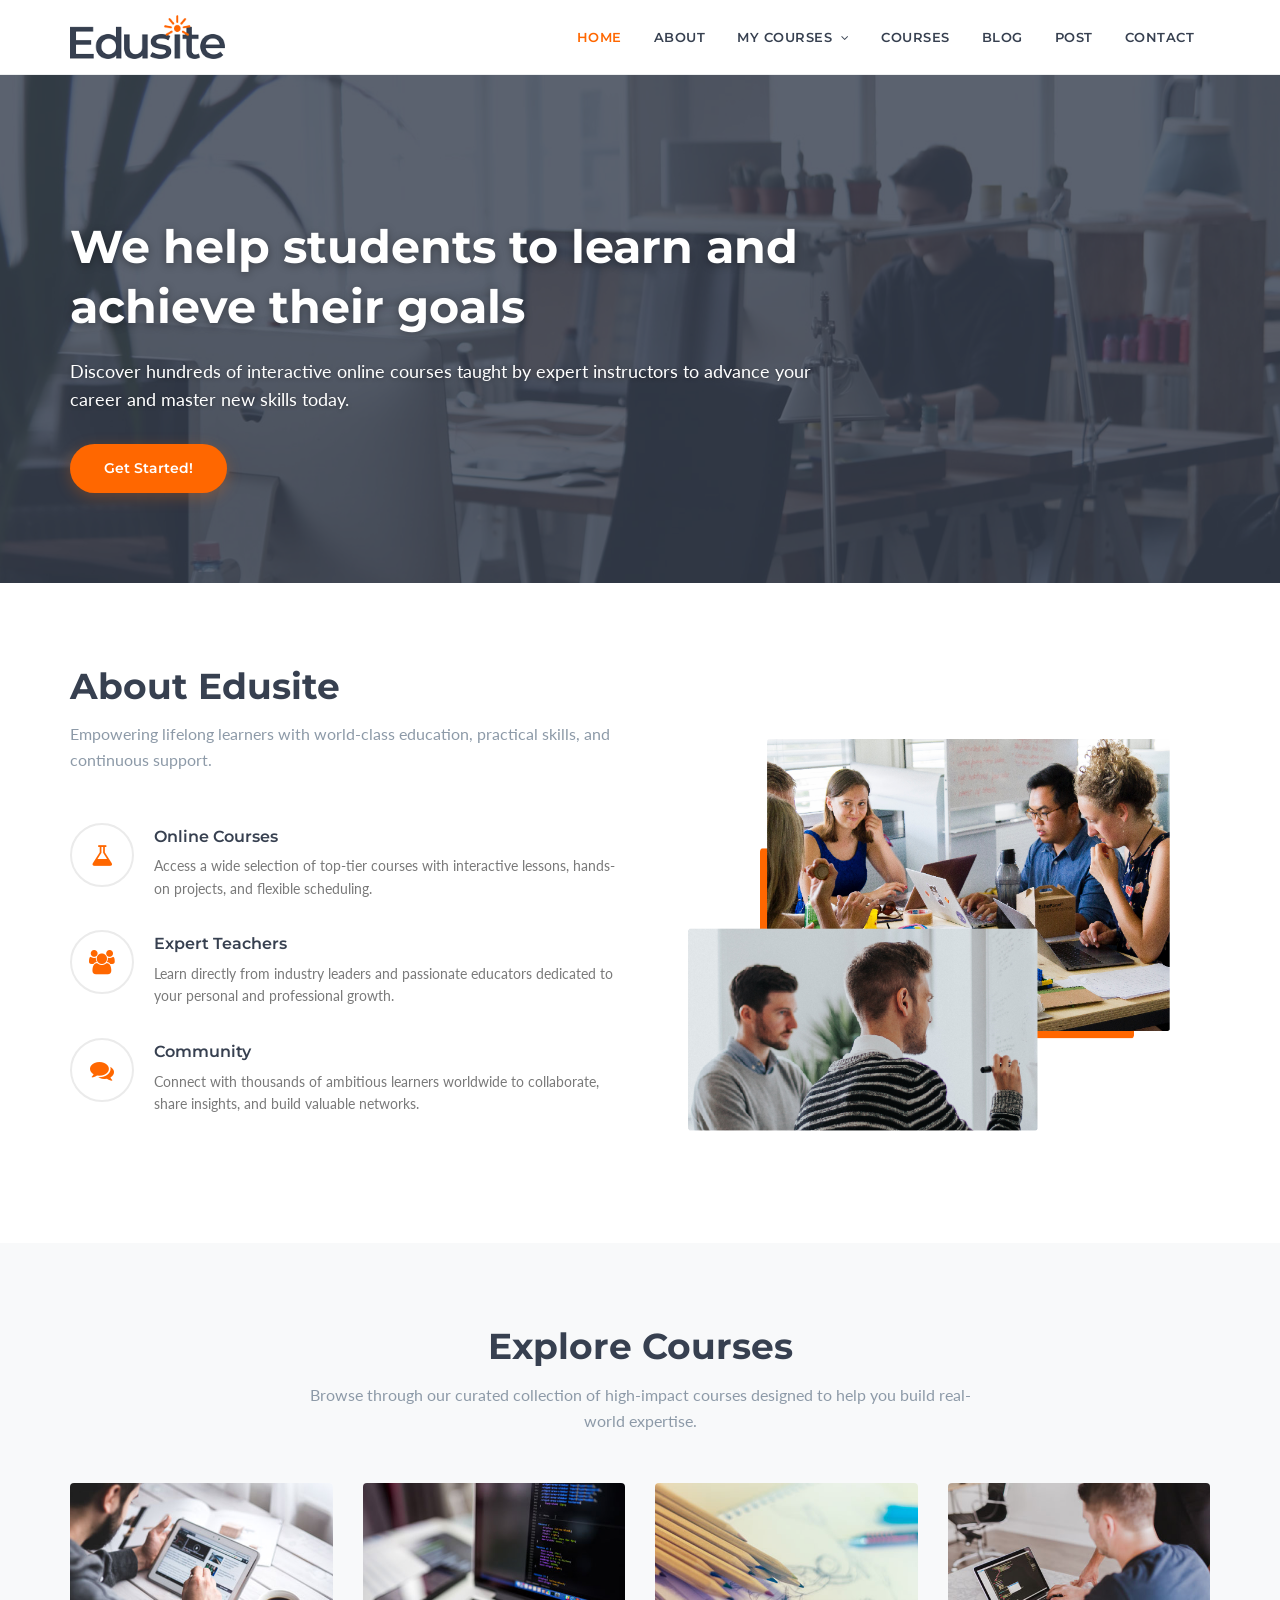
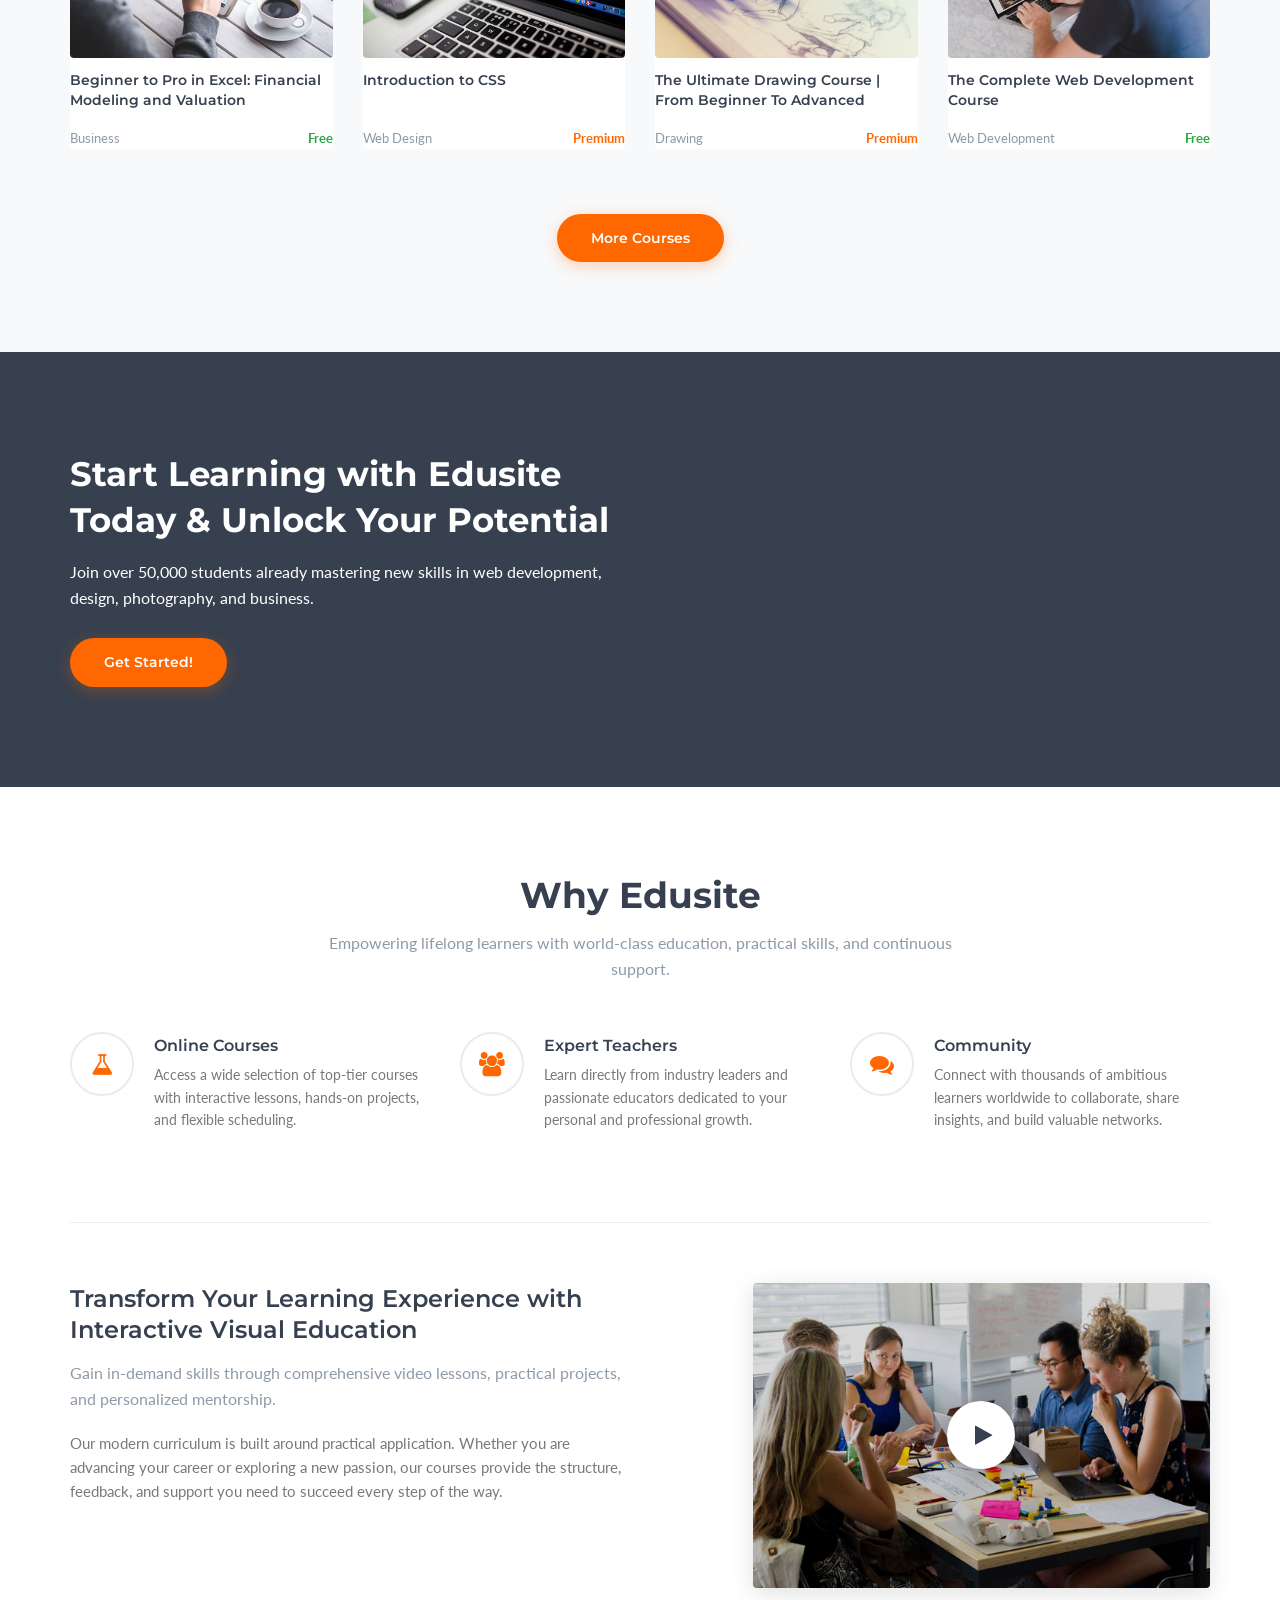
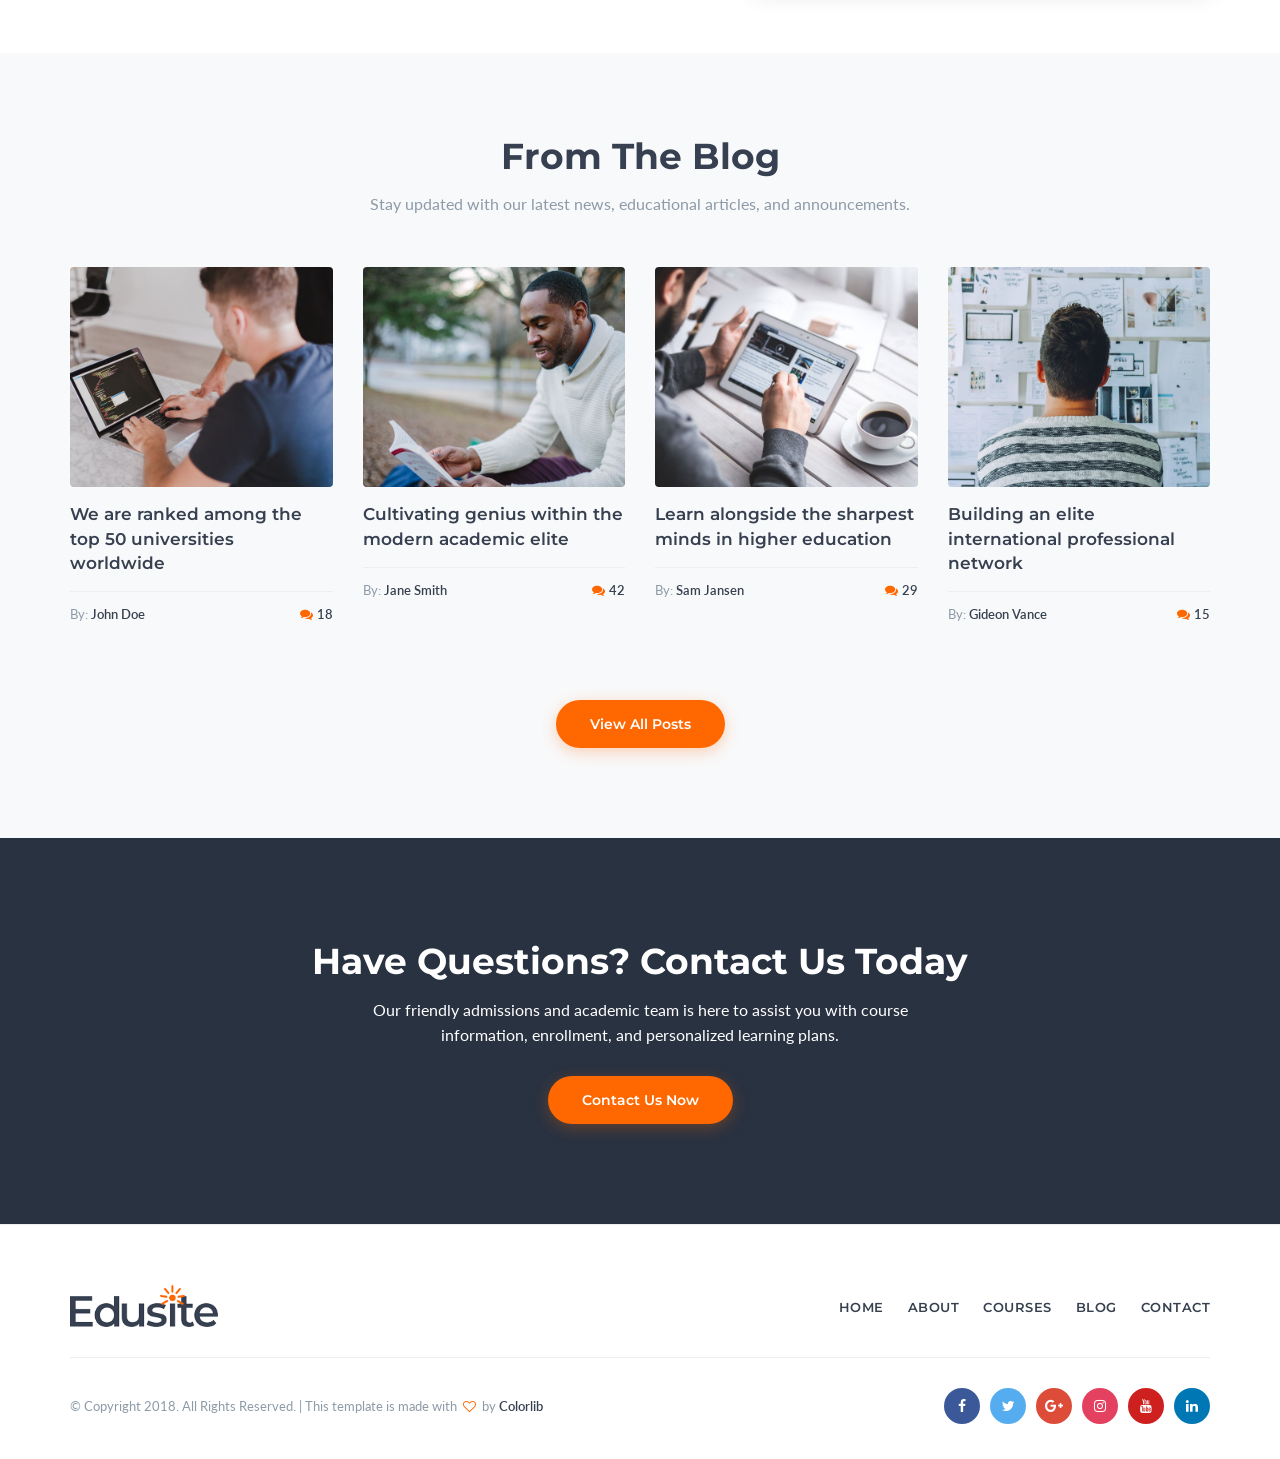
<file: index.html>
<!DOCTYPE html>
<html lang="en">
<head>
    <meta charset="utf-8">
    <meta http-equiv="X-UA-Compatible" content="IE=edge">
    <meta name="viewport" content="width=device-width, initial-scale=1">
    <title>Edusite - Online Education & Learning</title>

    <!-- Google font -->
    <link href="https://fonts.googleapis.com/css?family=Lato:400,700%7CMontserrat:400,600,700" rel="stylesheet">

    <!-- Bootstrap -->
    <link type="text/css" rel="stylesheet" href="CSS/bootstrap.min.css"/>

    <!-- Font Awesome Icon -->
    <link rel="stylesheet" href="https://cdnjs.cloudflare.com/ajax/libs/font-awesome/4.7.0/css/font-awesome.min.css">
    <link rel="stylesheet" href="CSS/font-awesome.min.css">

    <!-- Custom stylesheet -->
    <link type="text/css" rel="stylesheet" href="CSS/style.css"/>
</head>
<body>

    <!-- Header -->
    <header id="header">
        <div class="container">
            <div class="navbar-header">
                <!-- Logo -->
                <div class="navbar-brand">
                    <a href="index.html">
                        <img class="logo" src="Images/logo.png" alt="Edusite">
                    </a>
                </div>

                <button class="navbar-toggle" aria-label="Toggle navigation">
                    <span></span>
                </button>
            </div>

            <!-- Navigation -->
            <nav id="nav">
                <ul class="main-menu nav navbar-nav navbar-right">
                    <li class="active"><a href="index.html">Home</a></li>
                    <li><a href="about.html">About</a></li>
                    <li class="dropdown">
                        <a href="#" class="dropdown-toggle" data-toggle="dropdown" role="button" aria-haspopup="true" aria-expanded="false">
                            My Courses <i class="fa fa-angle-down nav-arrow"></i>
                        </a>
                        <ul class="dropdown-menu">
                            <li><a href="courses.html"><i class="fa fa-code"></i> Python</a></li>
                            <li><a href="courses.html"><i class="fa fa-terminal"></i> C</a></li>
                            <li><a href="courses.html"><i class="fa fa-coffee"></i> Java</a></li>
                        </ul>
                    </li>
                    <li><a href="courses.html">Courses</a></li>
                    <li><a href="blog.html">Blog</a></li>
                    <li><a href="blog-post.html">Post</a></li>
                    <li><a href="contact.html">Contact</a></li>
                </ul>
            </nav>
        </div>
    </header>
    <!-- /Header -->

    <!-- Home Hero Area -->
    <div id="home" class="hero-area">
        <div class="bg-image bg-parallax overlay" style="background-image:url('Images/home-background.jpg')"></div>

        <div class="home-wrapper">
            <div class="container">
                <div class="row">
                    <div class="col-md-8">
                        <h1 class="white-text">We help students to learn and achieve their goals</h1>
                        <p class="lead white-text">Discover hundreds of interactive online courses taught by expert instructors to advance your career and master new skills today.</p>
                        <a class="main-button icon-button" href="courses.html">Get Started!</a>
                    </div>
                </div>
            </div>
        </div> 
    </div>
    <!-- /Home Hero Area -->

    <!-- About Section -->
    <div id="about" class="section">
        <div class="container">
            <div class="row">
                <div class="col-md-6">
                    <div class="section-header">
                        <h2>About Edusite</h2>
                        <p class="lead">Empowering lifelong learners with world-class education, practical skills, and continuous support.</p>
                    </div>

                    <div class="feature">
                        <i class="feature-icon fa fa-flask"></i>
                        <div class="feature-content">
                            <h4>Online Courses</h4>
                            <p>Access a wide selection of top-tier courses with interactive lessons, hands-on projects, and flexible scheduling.</p>
                        </div>
                    </div>
                    <div class="feature">
                        <i class="feature-icon fa fa-users"></i>
                        <div class="feature-content">
                            <h4>Expert Teachers</h4>
                            <p>Learn directly from industry leaders and passionate educators dedicated to your personal and professional growth.</p>
                        </div>
                    </div>
                    <div class="feature">
                        <i class="feature-icon fa fa-comments"></i>
                        <div class="feature-content">
                            <h4>Community</h4>
                            <p>Connect with thousands of ambitious learners worldwide to collaborate, share insights, and build valuable networks.</p>
                        </div>
                    </div>
                </div>

                <div class="col-md-6">
                    <div class="about-img text-center" style="margin-top: 30px;">
                        <img src="Images/about.png" alt="About Edusite" style="max-width: 100%; height: auto;">
                    </div>
                </div>
            </div>
        </div>
    </div>
    <!-- /About Section -->

    <!-- Courses Preview Section -->
    <div class="section" style="background-color: #F8F9FA;">
        <div class="container">
            <div class="row">
                <div class="section-header text-center">
                    <h2>Explore Courses</h2>
                    <p>Browse through our curated collection of high-impact courses designed to help you build real-world expertise.</p>
                </div>
            </div>

            <div class="row">
                <div class="col-md-3 col-sm-6 col-xs-12">
                    <div class="course">
                        <a href="courses.html" class="course-img">
                            <img src="Images/course01.jpg" alt="Excel Course">
                            <i class="course-link-icon fa fa-link"></i>
                        </a>
                        <a class="course-title" href="courses.html">Beginner to Pro in Excel: Financial Modeling and Valuation</a>
                        <div class="course-details">
                            <span class="course-category">Business</span>
                            <span class="course-price course-free">Free</span>
                        </div>
                    </div>
                </div>

                <div class="col-md-3 col-sm-6 col-xs-12">
                    <div class="course">
                        <a href="courses.html" class="course-img">
                            <img src="Images/course02.jpg" alt="CSS Course">
                            <i class="course-link-icon fa fa-link"></i>
                        </a>
                        <a class="course-title" href="courses.html">Introduction to CSS</a>
                        <div class="course-details">
                            <span class="course-category">Web Design</span>
                            <span class="course-price course-premium">Premium</span>
                        </div>
                    </div>
                </div>

                <div class="col-md-3 col-sm-6 col-xs-12">
                    <div class="course">
                        <a href="courses.html" class="course-img">
                            <img src="Images/course03.jpg" alt="Drawing Course">
                            <i class="course-link-icon fa fa-link"></i>
                        </a>
                        <a class="course-title" href="courses.html">The Ultimate Drawing Course | From Beginner To Advanced</a>
                        <div class="course-details">
                            <span class="course-category">Drawing</span>
                            <span class="course-price course-premium">Premium</span>
                        </div>
                    </div>
                </div>

                <div class="col-md-3 col-sm-6 col-xs-12">
                    <div class="course">
                        <a href="courses.html" class="course-img">
                            <img src="Images/course04.jpg" alt="Web Development Course">
                            <i class="course-link-icon fa fa-link"></i>
                        </a>
                        <a class="course-title" href="courses.html">The Complete Web Development Course</a>
                        <div class="course-details">
                            <span class="course-category">Web Development</span>
                            <span class="course-price course-free">Free</span>
                        </div>
                    </div>
                </div>
            </div>

            <div class="row">
                <div class="col-md-12 center-btn">
                    <a class="main-button icon-button" href="courses.html">More Courses</a>
                </div>
            </div>
        </div>
    </div>
    <!-- /Courses Preview Section -->

    <!-- Call To Action (Banner 1) -->
    <div id="cta" class="section">
        <div class="bg-image bg-parallax overlay" style="background-image:url('Images/cta1-background.jpg')"></div>
        <div class="container">
            <div class="row">
                <div class="col-md-6">
                    <h2 class="white-text">Start Learning with Edusite Today & Unlock Your Potential</h2>
                    <p class="lead white-text">Join over 50,000 students already mastering new skills in web development, design, photography, and business.</p>
                    <a class="main-button icon-button" href="courses.html">Get Started!</a>
                </div>
            </div>
        </div>
    </div>
    <!-- /Call To Action (Banner 1) -->

    <!-- Why Edusite & Video Section -->
    <div id="why-us" class="section">
        <div class="container">
            <div class="row">
                <div class="section-header text-center">
                    <h2>Why Edusite</h2>
                    <p class="lead">Empowering lifelong learners with world-class education, practical skills, and continuous support.</p>
                </div>
            </div>
            
            <!-- 3 Features -->
            <div class="row">
                <div class="col-md-4">
                    <div class="feature">
                        <i class="feature-icon fa fa-flask"></i>
                        <div class="feature-content">
                            <h4>Online Courses</h4>
                            <p>Access a wide selection of top-tier courses with interactive lessons, hands-on projects, and flexible scheduling.</p>
                        </div>
                    </div>
                </div>

                <div class="col-md-4">
                    <div class="feature">
                        <i class="feature-icon fa fa-users"></i>
                        <div class="feature-content">
                            <h4>Expert Teachers</h4>
                            <p>Learn directly from industry leaders and passionate educators dedicated to your personal and professional growth.</p>
                        </div>
                    </div>
                </div>

                <div class="col-md-4">
                    <div class="feature">
                        <i class="feature-icon fa fa-comments"></i>
                        <div class="feature-content">
                            <h4>Community</h4>
                            <p>Connect with thousands of ambitious learners worldwide to collaborate, share insights, and build valuable networks.</p>
                        </div>
                    </div>
                </div>
            </div>

            <hr class="section-hr">

            <!-- Video Section -->
            <div class="row">
                <div class="col-md-6">
                    <h3>Transform Your Learning Experience with Interactive Visual Education</h3>
                    <p class="lead">Gain in-demand skills through comprehensive video lessons, practical projects, and personalized mentorship.</p>
                    <p>Our modern curriculum is built around practical application. Whether you are advancing your career or exploring a new passion, our courses provide the structure, feedback, and support you need to succeed every step of the way.</p>
                </div>
                <div class="col-md-5 col-md-offset-1">
                    <a class="about-video" href="#">
                        <img src="Images/about-video.jpg" alt="Video">
                        <i class="play-icon fa fa-play"></i>
                        <span>Watch Video!</span>
                    </a>
                </div>
            </div>
        </div>
    </div>
    <!-- /Why Edusite & Video Section -->

    <!-- Recent Blog Posts Section -->
    <div id="blog" class="section" style="background-color: #F8F9FA;">
        <div class="container">
            <div class="row">
                <div class="section-header text-center">
                    <h2>From The Blog</h2>
                    <p>Stay updated with our latest news, educational articles, and announcements.</p>
                </div>
            </div>

            <div class="row">
                <!-- Blog 1 -->
                <div class="col-md-3 col-sm-6 col-xs-12">
                    <div class="single-blog">
                        <div class="blog-img">
                            <a href="blog-post.html">
                                <img src="Images/blog01.jpg" alt="Blog 1">
                            </a>
                        </div>
                        <h4><a href="blog-post.html">We are ranked among the top 50 universities worldwide</a></h4>
                        <div class="blog-meta">
                            <span class="blog-meta-author">By: <a href="#">John Doe</a></span>
                            <div class="pull-right">
                                <span class="blog-meta-comments"><a href="#"><i class="fa fa-comments"></i>18</a></span>
                            </div>
                        </div>
                    </div>
                </div>

                <!-- Blog 2 -->
                <div class="col-md-3 col-sm-6 col-xs-12">
                    <div class="single-blog">
                        <div class="blog-img">
                            <a href="blog-post.html">
                                <img src="Images/blog02.jpg" alt="Blog 2">
                            </a>
                        </div>
                        <h4><a href="blog-post.html">Cultivating genius within the modern academic elite</a></h4>
                        <div class="blog-meta">
                            <span class="blog-meta-author">By: <a href="#">Jane Smith</a></span>
                            <div class="pull-right">
                                <span class="blog-meta-comments"><a href="#"><i class="fa fa-comments"></i>42</a></span>
                            </div>
                        </div>
                    </div>
                </div>

                <!-- Blog 3 -->
                <div class="col-md-3 col-sm-6 col-xs-12">
                    <div class="single-blog">
                        <div class="blog-img">
                            <a href="blog-post.html">
                                <img src="Images/blog03.jpg" alt="Blog 3">
                            </a>
                        </div>
                        <h4><a href="blog-post.html">Learn alongside the sharpest minds in higher education</a></h4>
                        <div class="blog-meta">
                            <span class="blog-meta-author">By: <a href="#">Sam Jansen</a></span>
                            <div class="pull-right">
                                <span class="blog-meta-comments"><a href="#"><i class="fa fa-comments"></i>29</a></span>
                            </div>
                        </div>
                    </div>
                </div>

                <!-- Blog 4 -->
                <div class="col-md-3 col-sm-6 col-xs-12">
                    <div class="single-blog">
                        <div class="blog-img">
                            <a href="blog-post.html">
                                <img src="Images/blog04.jpg" alt="Blog 4">
                            </a>
                        </div>
                        <h4><a href="blog-post.html">Building an elite international professional network</a></h4>
                        <div class="blog-meta">
                            <span class="blog-meta-author">By: <a href="#">Gideon Vance</a></span>
                            <div class="pull-right">
                                <span class="blog-meta-comments"><a href="#"><i class="fa fa-comments"></i>15</a></span>
                            </div>
                        </div>
                    </div>
                </div>
            </div>

            <div class="row">
                <div class="col-md-12 center-btn">
                    <a class="main-button icon-button" href="blog.html">View All Posts</a>
                </div>
            </div>
        </div>
    </div>
    <!-- /Recent Blog Posts Section -->

    <!-- Contact CTA Section (Banner 2) -->
    <div id="contact-cta" class="section">
        <div class="bg-image bg-parallax overlay" style="background-image:url('Images/cta2-background.jpg')"></div>
        <div class="container">
            <div class="row">
                <div class="col-md-8 col-md-offset-2 text-center">
                    <h2 class="white-text">Have Questions? Contact Us Today</h2>
                    <p class="lead white-text">Our friendly admissions and academic team is here to assist you with course information, enrollment, and personalized learning plans.</p>
                    <a class="main-button icon-button" href="contact.html">Contact Us Now</a>
                </div>
            </div>
        </div>
    </div>
    <!-- /Contact CTA Section (Banner 2) -->

    <!-- Footer -->
    <footer id="footer" class="section">
        <div class="container">
            <!-- Top Footer -->
            <div class="footer-top">
                <div class="footer-logo">
                    <a href="index.html">
                        <img src="Images/logo.png" alt="Edusite">
                    </a>
                </div>
                <ul class="footer-menu">
                    <li><a href="index.html">HOME</a></li>
                    <li><a href="about.html">ABOUT</a></li>
                    <li><a href="courses.html">COURSES</a></li>
                    <li><a href="blog.html">BLOG</a></li>
                    <li><a href="contact.html">CONTACT</a></li>
                </ul>
            </div>

            <hr class="footer-divider">

            <!-- Bottom Footer -->
            <div class="footer-bottom">
                <div class="footer-copyright">
                    <span>&copy; Copyright 2018. All Rights Reserved. | This template is made with <i class="fa fa-heart-o" aria-hidden="true"></i> by <a href="https://colorlib.com" target="_blank" rel="noopener">Colorlib</a></span>
                </div>
                <ul class="footer-social">
                    <li><a href="#" class="facebook" aria-label="Facebook"><i class="fa fa-facebook"></i></a></li>
                    <li><a href="#" class="twitter" aria-label="Twitter"><i class="fa fa-twitter"></i></a></li>
                    <li><a href="#" class="google-plus" aria-label="Google Plus"><i class="fa fa-google-plus"></i></a></li>
                    <li><a href="#" class="instagram" aria-label="Instagram"><i class="fa fa-instagram"></i></a></li>
                    <li><a href="#" class="youtube" aria-label="YouTube"><i class="fa fa-youtube"></i></a></li>
                    <li><a href="#" class="linkedin" aria-label="LinkedIn"><i class="fa fa-linkedin"></i></a></li>
                </ul>
            </div>
        </div>
    </footer>
    <!-- /Footer -->

    <!-- jQuery Plugins -->
    <script type="text/javascript" src="JavaScripts/jquery.min.js"></script>
    <script type="text/javascript" src="JavaScripts/bootstrap.min.js"></script>
    <script type="text/javascript" src="JavaScripts/main.js"></script>

</body>
</html>
</file>
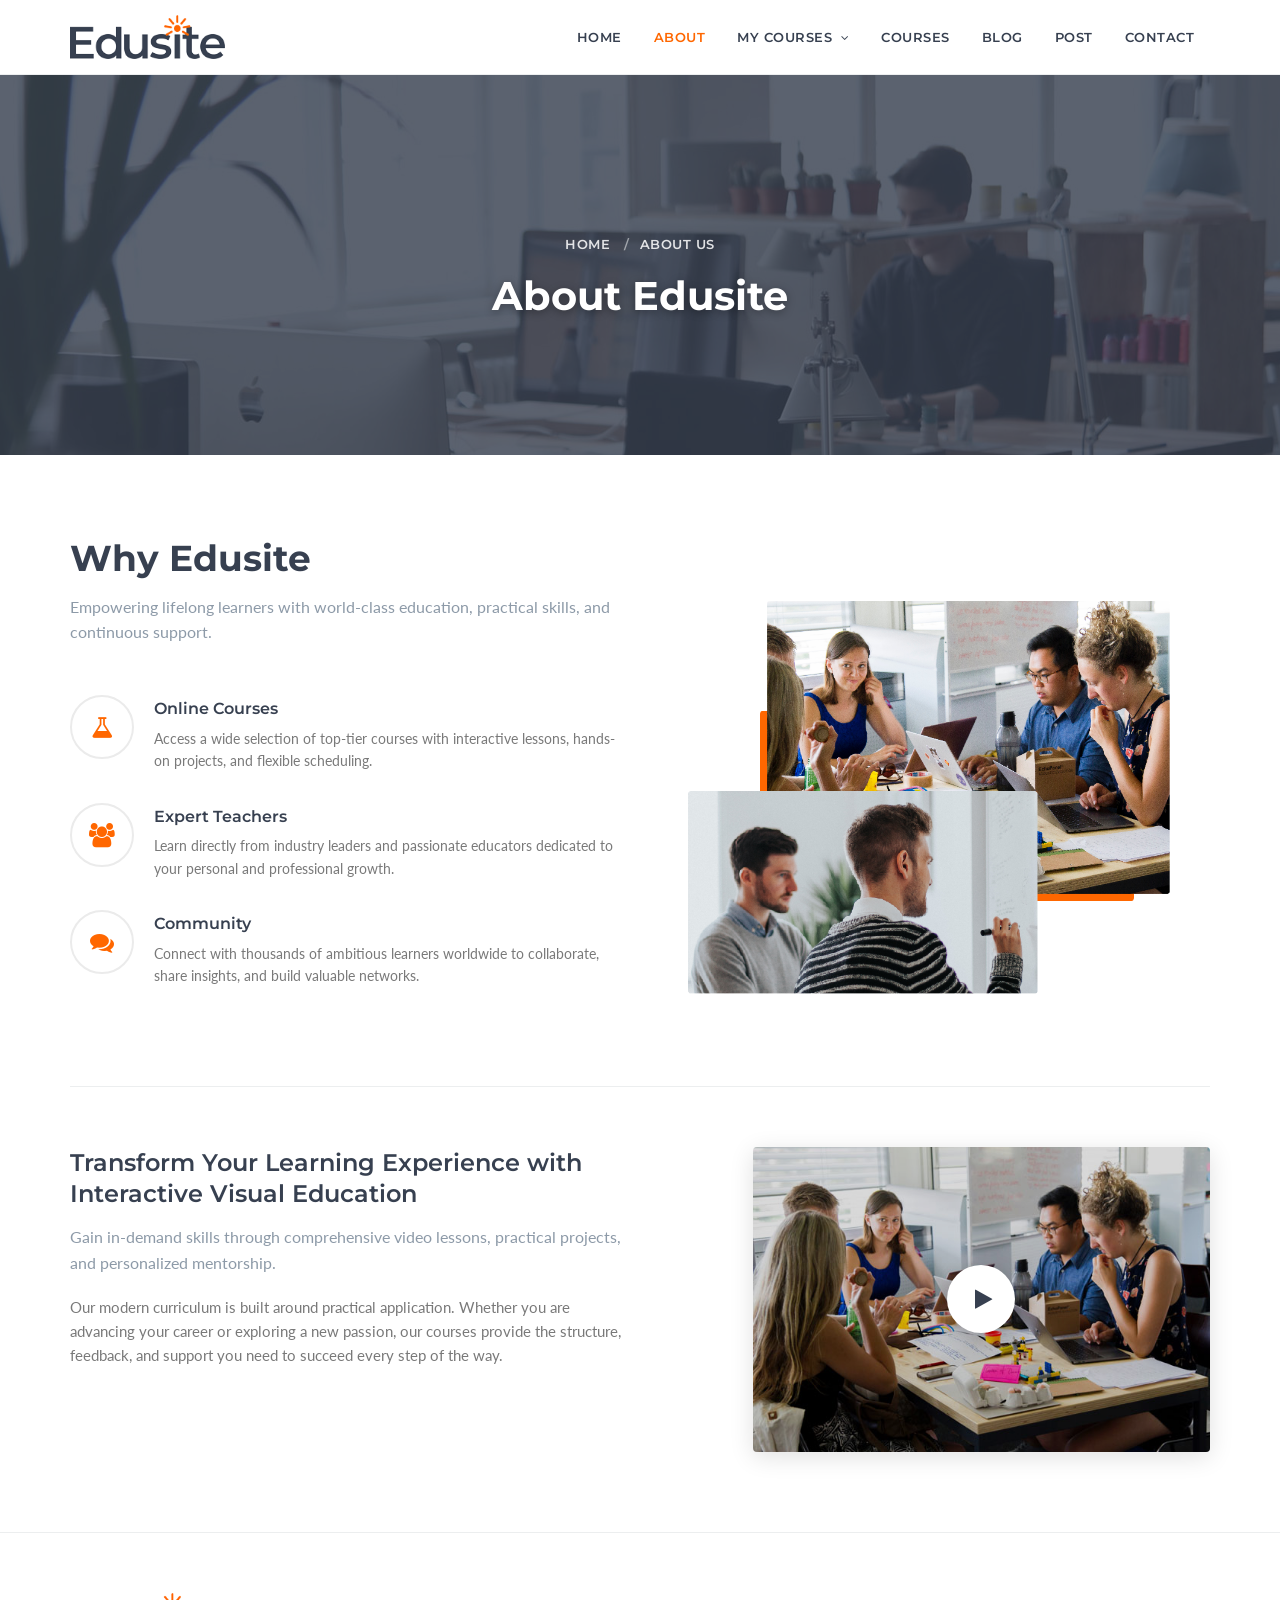
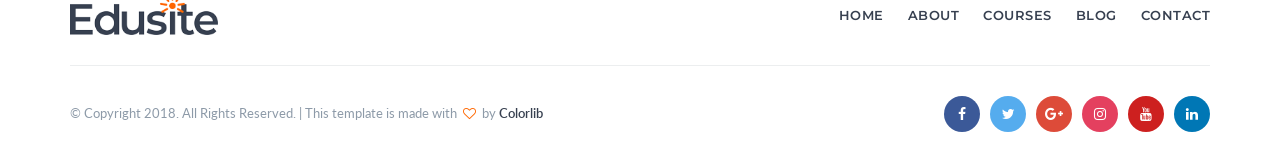
<file: about.html>
<!DOCTYPE html>
<html lang="en">
<head>
    <meta charset="utf-8">
    <meta http-equiv="X-UA-Compatible" content="IE=edge">
    <meta name="viewport" content="width=device-width, initial-scale=1">
    <title>Edusite - About Us</title>

    <!-- Google font -->
    <link href="https://fonts.googleapis.com/css?family=Lato:400,700%7CMontserrat:400,600,700" rel="stylesheet">

    <!-- Bootstrap -->
    <link type="text/css" rel="stylesheet" href="CSS/bootstrap.min.css"/>

    <!-- Font Awesome Icon -->
    <link rel="stylesheet" href="https://cdnjs.cloudflare.com/ajax/libs/font-awesome/4.7.0/css/font-awesome.min.css">
    <link rel="stylesheet" href="CSS/font-awesome.min.css">

    <!-- Custom stylesheet -->
    <link type="text/css" rel="stylesheet" href="CSS/style.css"/>
</head>
<body>

    <!-- Header -->
    <header id="header">
        <div class="container">
            <div class="navbar-header">
                <!-- Logo -->
                <div class="navbar-brand">
                    <a href="index.html">
                        <img class="logo" src="Images/logo.png" alt="Edusite">
                    </a>
                </div>

                <button class="navbar-toggle" aria-label="Toggle navigation">
                    <span></span>
                </button>
            </div>

            <!-- Navigation -->
            <nav id="nav">
                <ul class="main-menu nav navbar-nav navbar-right">
                    <li><a href="index.html">Home</a></li>
                    <li class="active"><a href="about.html">About</a></li>
                    <li class="dropdown">
                        <a href="#" class="dropdown-toggle" data-toggle="dropdown" role="button" aria-haspopup="true" aria-expanded="false">
                            My Courses <i class="fa fa-angle-down nav-arrow"></i>
                        </a>
                        <ul class="dropdown-menu">
                            <li><a href="courses.html"><i class="fa fa-code"></i> Python</a></li>
                            <li><a href="courses.html"><i class="fa fa-terminal"></i> C</a></li>
                            <li><a href="courses.html"><i class="fa fa-coffee"></i> Java</a></li>
                        </ul>
                    </li>
                    <li><a href="courses.html">Courses</a></li>
                    <li><a href="blog.html">Blog</a></li>
                    <li><a href="blog-post.html">Post</a></li>
                    <li><a href="contact.html">Contact</a></li>
                </ul>
            </nav>
        </div>
    </header>
    <!-- /Header -->

    <!-- Hero Area -->
    <div class="hero-area section">
        <div class="bg-image bg-parallax overlay" style="background-image:url('Images/page-background.jpg')"></div>
        <div class="container">
            <div class="row">
                <div class="col-md-10 col-md-offset-1 text-center">
                    <ul class="hero-area-tree">
                        <li><a href="index.html">Home</a></li>
                        <li>About Us</li>
                    </ul>
                    <h1 class="white-text">About Edusite</h1>
                </div>
            </div>
        </div>
    </div>
    <!-- /Hero Area -->

    <!-- About Section -->
    <div id="about" class="section">
        <div class="container">
            <div class="row">
                <div class="col-md-6">
                    <div class="section-header">
                        <h2>Why Edusite</h2>
                        <p class="lead">Empowering lifelong learners with world-class education, practical skills, and continuous support.</p>
                    </div>

                    <div class="feature">
                        <i class="feature-icon fa fa-flask"></i>
                        <div class="feature-content">
                            <h4>Online Courses</h4>
                            <p>Access a wide selection of top-tier courses with interactive lessons, hands-on projects, and flexible scheduling.</p>
                        </div>
                    </div>
                    <div class="feature">
                        <i class="feature-icon fa fa-users"></i>
                        <div class="feature-content">
                            <h4>Expert Teachers</h4>
                            <p>Learn directly from industry leaders and passionate educators dedicated to your personal and professional growth.</p>
                        </div>
                    </div>
                    <div class="feature">
                        <i class="feature-icon fa fa-comments"></i>
                        <div class="feature-content">
                            <h4>Community</h4>
                            <p>Connect with thousands of ambitious learners worldwide to collaborate, share insights, and build valuable networks.</p>
                        </div>
                    </div>
                </div>

                <div class="col-md-6">
                    <div class="about-img text-center" style="margin-top: 20px;">
                        <img src="Images/about.png" alt="About Edusite" style="max-width: 100%; height: auto;">
                    </div>
                </div>
            </div>

            <hr class="section-hr">

            <!-- Video Section -->
            <div class="row">
                <div class="col-md-6">
                    <h3>Transform Your Learning Experience with Interactive Visual Education</h3>
                    <p class="lead">Gain in-demand skills through comprehensive video lessons, practical projects, and personalized mentorship.</p>
                    <p>Our modern curriculum is built around practical application. Whether you are advancing your career or exploring a new passion, our courses provide the structure, feedback, and support you need to succeed every step of the way.</p>
                </div>
                <div class="col-md-5 col-md-offset-1">
                    <a class="about-video" href="#">
                        <img src="Images/about-video.jpg" alt="Video">
                        <i class="play-icon fa fa-play"></i>
                        <span>Watch Video!</span>
                    </a>
                </div>
            </div>
        </div>
    </div>
    <!-- /About Section -->

    <!-- Footer -->
    <footer id="footer" class="section">
        <div class="container">
            <!-- Top Footer -->
            <div class="footer-top">
                <div class="footer-logo">
                    <a href="index.html">
                        <img src="Images/logo.png" alt="Edusite">
                    </a>
                </div>
                <ul class="footer-menu">
                    <li><a href="index.html">HOME</a></li>
                    <li><a href="about.html">ABOUT</a></li>
                    <li><a href="courses.html">COURSES</a></li>
                    <li><a href="blog.html">BLOG</a></li>
                    <li><a href="contact.html">CONTACT</a></li>
                </ul>
            </div>

            <hr class="footer-divider">

            <!-- Bottom Footer -->
            <div class="footer-bottom">
                <div class="footer-copyright">
                    <span>&copy; Copyright 2018. All Rights Reserved. | This template is made with <i class="fa fa-heart-o" aria-hidden="true"></i> by <a href="https://colorlib.com" target="_blank" rel="noopener">Colorlib</a></span>
                </div>
                <ul class="footer-social">
                    <li><a href="#" class="facebook" aria-label="Facebook"><i class="fa fa-facebook"></i></a></li>
                    <li><a href="#" class="twitter" aria-label="Twitter"><i class="fa fa-twitter"></i></a></li>
                    <li><a href="#" class="google-plus" aria-label="Google Plus"><i class="fa fa-google-plus"></i></a></li>
                    <li><a href="#" class="instagram" aria-label="Instagram"><i class="fa fa-instagram"></i></a></li>
                    <li><a href="#" class="youtube" aria-label="YouTube"><i class="fa fa-youtube"></i></a></li>
                    <li><a href="#" class="linkedin" aria-label="LinkedIn"><i class="fa fa-linkedin"></i></a></li>
                </ul>
            </div>
        </div>
    </footer>
    <!-- /Footer -->

    <!-- jQuery Plugins -->
    <script type="text/javascript" src="JavaScripts/jquery.min.js"></script>
    <script type="text/javascript" src="JavaScripts/bootstrap.min.js"></script>
    <script type="text/javascript" src="JavaScripts/main.js"></script>

</body>
</html>
</file>
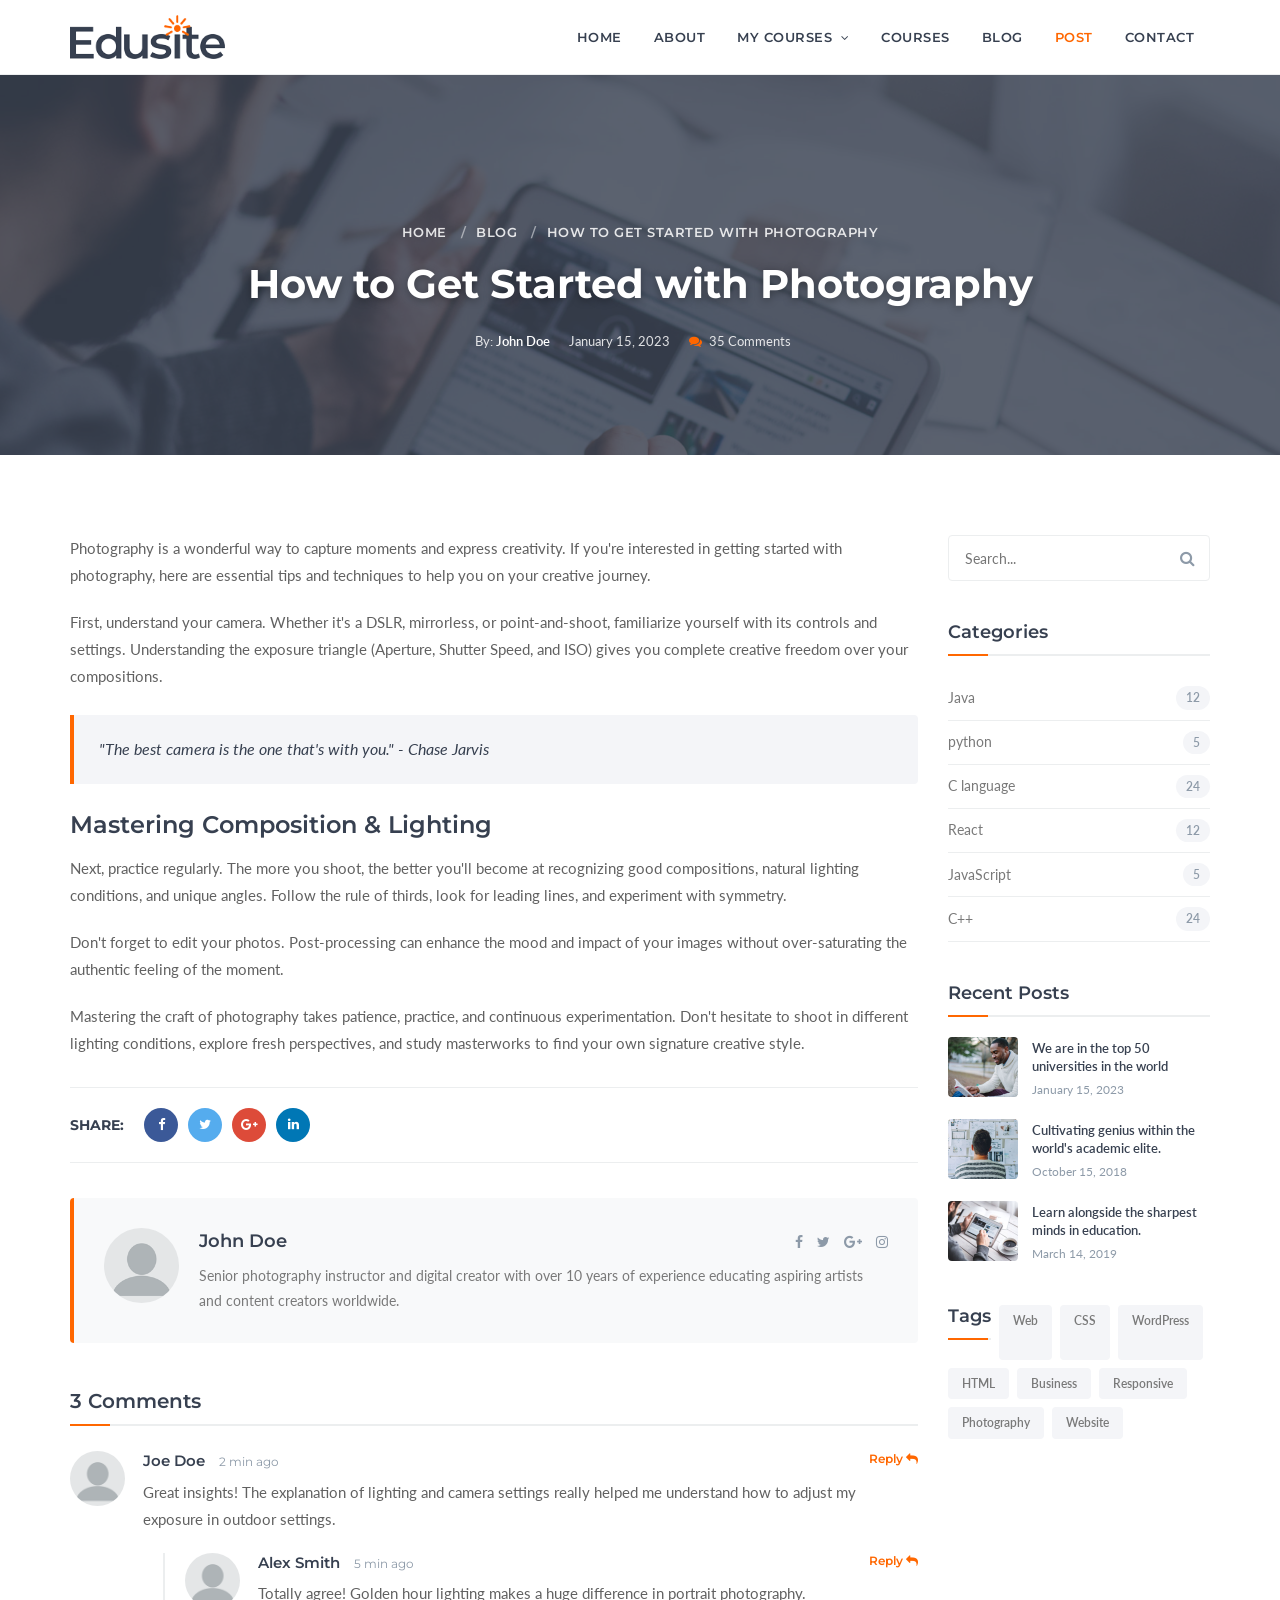
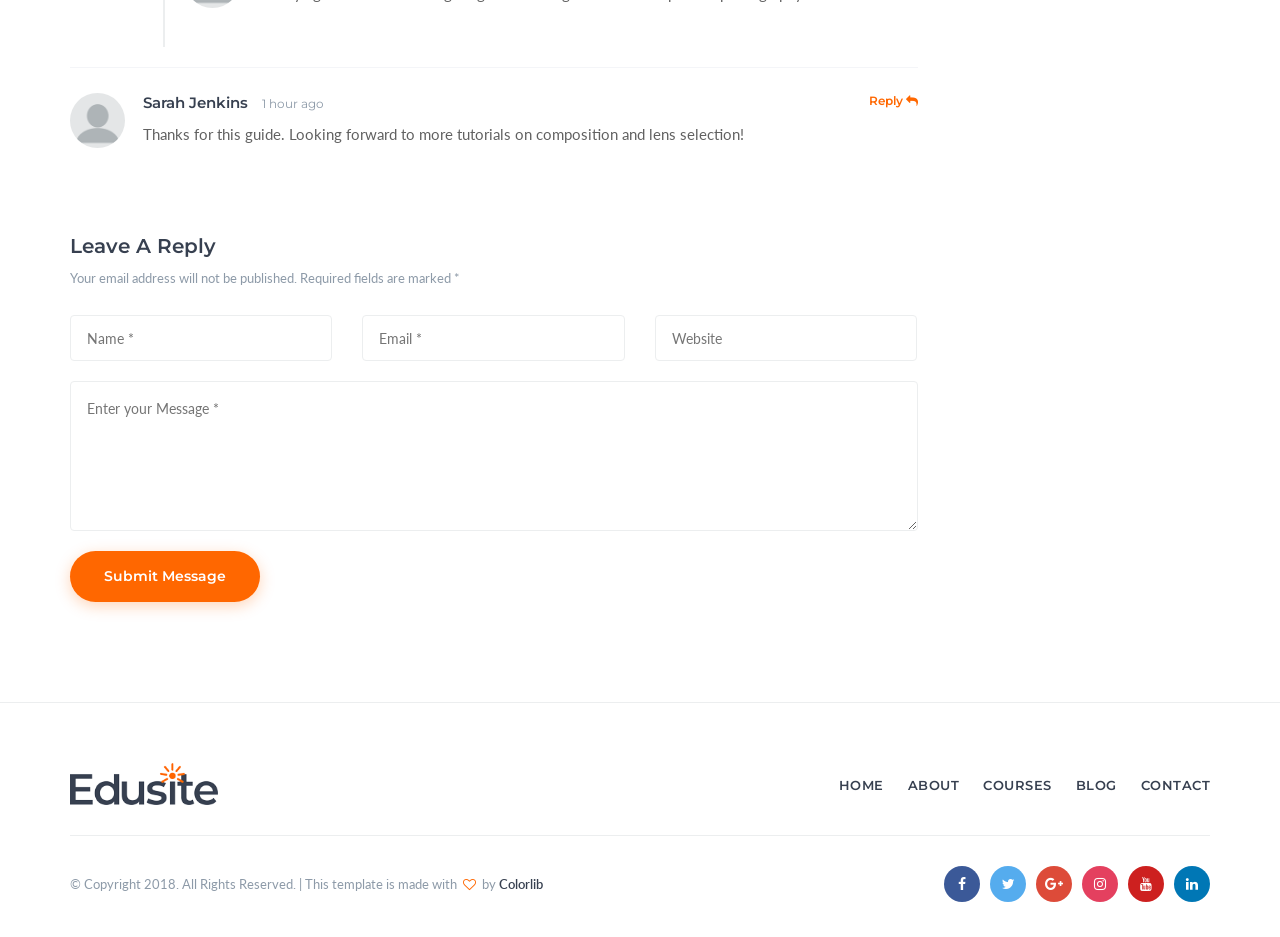
<file: blog-post.html>
<!DOCTYPE html>
<html lang="en">
<head>
    <meta charset="utf-8">
    <meta http-equiv="X-UA-Compatible" content="IE=edge">
    <meta name="viewport" content="width=device-width, initial-scale=1">
    <title>Edusite - How to Get Started with Photography</title>

    <!-- Google font -->
    <link href="https://fonts.googleapis.com/css?family=Lato:400,700%7CMontserrat:400,600,700" rel="stylesheet">

    <!-- Bootstrap -->
    <link type="text/css" rel="stylesheet" href="CSS/bootstrap.min.css"/>

    <!-- Font Awesome Icon -->
    <link rel="stylesheet" href="https://cdnjs.cloudflare.com/ajax/libs/font-awesome/4.7.0/css/font-awesome.min.css">
    <link rel="stylesheet" href="CSS/font-awesome.min.css">

    <!-- Custom stylesheet -->
    <link type="text/css" rel="stylesheet" href="CSS/style.css"/>
</head>
<body>

    <!-- Header -->
    <header id="header">
        <div class="container">
            <div class="navbar-header">
                <!-- Logo -->
                <div class="navbar-brand">
                    <a href="index.html">
                        <img class="logo" src="Images/logo.png" alt="Edusite">
                    </a>
                </div>

                <button class="navbar-toggle" aria-label="Toggle navigation">
                    <span></span>
                </button>
            </div>

            <!-- Navigation -->
            <nav id="nav">
                <ul class="main-menu nav navbar-nav navbar-right">
                    <li><a href="index.html">Home</a></li>
                    <li><a href="about.html">About</a></li>
                    <li class="dropdown">
                        <a href="#" class="dropdown-toggle" data-toggle="dropdown" role="button" aria-haspopup="true" aria-expanded="false">
                            My Courses <i class="fa fa-angle-down nav-arrow"></i>
                        </a>
                        <ul class="dropdown-menu">
                            <li><a href="courses.html"><i class="fa fa-code"></i> Python</a></li>
                            <li><a href="courses.html"><i class="fa fa-terminal"></i> C</a></li>
                            <li><a href="courses.html"><i class="fa fa-coffee"></i> Java</a></li>
                        </ul>
                    </li>
                    <li><a href="courses.html">Courses</a></li>
                    <li><a href="blog.html">Blog</a></li>
                    <li class="active"><a href="blog-post.html">Post</a></li>
                    <li><a href="contact.html">Contact</a></li>
                </ul>
            </nav>
        </div>
    </header>
    <!-- /Header -->

    <!-- Hero Area -->
    <div class="hero-area section">
        <div class="bg-image bg-parallax overlay" style="background-image:url('Images/blog-post-background.jpg')"></div>
        <div class="container">
            <div class="row">
                <div class="col-md-10 col-md-offset-1 text-center">
                    <ul class="hero-area-tree">
                        <li><a href="index.html">Home</a></li>
                        <li><a href="blog.html">Blog</a></li>
                        <li>How to Get Started with Photography</li>
                    </ul>
                    <h1 class="white-text">How to Get Started with Photography</h1>
                    <ul class="blog-post-meta">
                        <li>By: <a href="#">John Doe</a></li>
                        <li>January 15, 2023</li>
                        <li><i class="fa fa-comments"></i> 35 Comments</li>
                    </ul>
                </div>
            </div>
        </div>
    </div>
    <!-- /Hero Area -->

    <!-- Blog Post Content Section -->
    <div id="blog" class="section">
        <div class="container">
            <div class="row">
                <!-- Main Post Content -->
                <div id="main" class="col-md-9">
                    <div class="blog-post">
                        <p>Photography is a wonderful way to capture moments and express creativity. If you're interested in getting started with photography, here are essential tips and techniques to help you on your creative journey.</p>
                        
                        <p>First, understand your camera. Whether it's a DSLR, mirrorless, or point-and-shoot, familiarize yourself with its controls and settings. Understanding the exposure triangle (Aperture, Shutter Speed, and ISO) gives you complete creative freedom over your compositions.</p>
                        
                        <blockquote>
                            <p>"The best camera is the one that's with you." - Chase Jarvis</p>
                        </blockquote>
                        
                        <h3>Mastering Composition & Lighting</h3>
                        <p>Next, practice regularly. The more you shoot, the better you'll become at recognizing good compositions, natural lighting conditions, and unique angles. Follow the rule of thirds, look for leading lines, and experiment with symmetry.</p>
                        
                        <p>Don't forget to edit your photos. Post-processing can enhance the mood and impact of your images without over-saturating the authentic feeling of the moment.</p>
                        
                        <p>Mastering the craft of photography takes patience, practice, and continuous experimentation. Don't hesitate to shoot in different lighting conditions, explore fresh perspectives, and study masterworks to find your own signature creative style.</p>

                        <!-- Share & Tags -->
                        <div class="blog-post-share">
                            <h4>Share:</h4>
                            <a href="#" class="facebook" aria-label="Facebook"><i class="fa fa-facebook"></i></a>
                            <a href="#" class="twitter" aria-label="Twitter"><i class="fa fa-twitter"></i></a>
                            <a href="#" class="google-plus" aria-label="Google Plus"><i class="fa fa-google-plus"></i></a>
                            <a href="#" class="linkedin" aria-label="LinkedIn"><i class="fa fa-linkedin"></i></a>
                        </div>

                        <!-- Author Card -->
                        <div class="blog-author">
                            <div class="media">
                                <div class="media-left">
                                    <img class="media-object" src="Images/avatar.png" alt="John Doe">
                                </div>
                                <div class="media-body">
                                    <div class="media-heading">
                                        <h3>John Doe</h3>
                                        <div class="author-social">
                                            <a href="#" aria-label="Facebook"><i class="fa fa-facebook"></i></a>
                                            <a href="#" aria-label="Twitter"><i class="fa fa-twitter"></i></a>
                                            <a href="#" aria-label="Google Plus"><i class="fa fa-google-plus"></i></a>
                                            <a href="#" aria-label="Instagram"><i class="fa fa-instagram"></i></a>
                                        </div>
                                    </div>
                                    <p>Senior photography instructor and digital creator with over 10 years of experience educating aspiring artists and content creators worldwide.</p>
                                </div>
                            </div>
                        </div>

                        <!-- Comments Section -->
                        <div class="blog-comments">
                            <h3>3 Comments</h3>
                            
                            <!-- Comment 1 -->
                            <div class="media">
                                <div class="media-left">
                                    <img class="media-object" src="Images/avatar.png" alt="Joe Doe">
                                </div>
                                <div class="media-body">
                                    <h4 class="media-heading">Joe Doe <span class="time">2 min ago</span><a href="#" class="reply">Reply <i class="fa fa-reply"></i></a></h4>
                                    <p>Great insights! The explanation of lighting and camera settings really helped me understand how to adjust my exposure in outdoor settings.</p>
                                    
                                    <!-- Nested Comment 2 -->
                                    <div class="media">
                                        <div class="media-left">
                                            <img class="media-object" src="Images/avatar.png" alt="Alex Smith">
                                        </div>
                                        <div class="media-body">
                                            <h4 class="media-heading">Alex Smith <span class="time">5 min ago</span><a href="#" class="reply">Reply <i class="fa fa-reply"></i></a></h4>
                                            <p>Totally agree! Golden hour lighting makes a huge difference in portrait photography.</p>
                                        </div>
                                    </div>
                                </div>
                            </div>

                            <!-- Comment 3 -->
                            <div class="media">
                                <div class="media-left">
                                    <img class="media-object" src="Images/avatar.png" alt="Sarah Jenkins">
                                </div>
                                <div class="media-body">
                                    <h4 class="media-heading">Sarah Jenkins <span class="time">1 hour ago</span><a href="#" class="reply">Reply <i class="fa fa-reply"></i></a></h4>
                                    <p>Thanks for this guide. Looking forward to more tutorials on composition and lens selection!</p>
                                </div>
                            </div>
                        </div>

                        <!-- Reply Form -->
                        <div class="blog-reply-form">
                            <h3>Leave A Reply</h3>
                            <p>Your email address will not be published. Required fields are marked *</p>
                            <form>
                                <div class="row">
                                    <div class="col-md-4">
                                        <input class="input" type="text" name="name" placeholder="Name *" required>
                                    </div>
                                    <div class="col-md-4">
                                        <input class="input" type="email" name="email" placeholder="Email *" required>
                                    </div>
                                    <div class="col-md-4">
                                        <input class="input" type="text" name="website" placeholder="Website">
                                    </div>
                                    <div class="col-md-12">
                                        <textarea class="input" name="message" placeholder="Enter your Message *" required></textarea>
                                    </div>
                                    <div class="col-md-12">
                                        <button type="submit" class="main-button">Submit Message</button>
                                    </div>
                                </div>
                            </form>
                        </div>
                    </div>
                </div>

                <!-- Sidebar / Aside -->
                <div id="aside" class="col-md-3">
                    <!-- Search Widget -->
                    <div class="widget search-widget">
                        <form>
                            <input class="input" type="text" name="search" placeholder="Search...">
                            <button type="submit" aria-label="Search"><i class="fa fa-search"></i></button>
                        </form>
                    </div>

                    <!-- Categories Widget -->
                    <div class="widget category-widget">
                        <h3>Categories</h3>
                        <a class="category" href="#">Java <span>12</span></a>
                        <a class="category" href="#">python <span>5</span></a>
                        <a class="category" href="#">C language <span>24</span></a>
                        <a class="category" href="#">React <span>12</span></a>
                        <a class="category" href="#">JavaScript <span>5</span></a>
                        <a class="category" href="#">C++ <span>24</span></a>
                    </div>

                    <!-- Recent Posts Widget -->
                    <div class="widget posts-widget">
                        <h3>Recent Posts</h3>
                        <div class="single-post">
                            <a class="single-post-img" href="blog-post.html">
                                <img src="Images/post01.jpg" alt="Recent 1">
                            </a>
                            <div>
                                <a href="blog-post.html">We are in the top 50 universities in the world</a>
                                <p>January 15, 2023</p>
                            </div>
                        </div>
                        <div class="single-post">
                            <a class="single-post-img" href="blog-post.html">
                                <img src="Images/post02.jpg" alt="Recent 2">
                            </a>
                            <div>
                                <a href="blog-post.html">Cultivating genius within the world's academic elite.</a>
                                <p>October 15, 2018</p>
                            </div>
                        </div>
                        <div class="single-post">
                            <a class="single-post-img" href="blog-post.html">
                                <img src="Images/post03.jpg" alt="Recent 3">
                            </a>
                            <div>
                                <a href="blog-post.html">Learn alongside the sharpest minds in education.</a>
                                <p>March 14, 2019</p>
                            </div>
                        </div>
                    </div>

                    <!-- Tags Widget -->
                    <div class="widget tags-widget">
                        <h3>Tags</h3>
                        <a class="tag" href="#">Web</a>
                        <a class="tag" href="#">CSS</a>
                        <a class="tag" href="#">WordPress</a>
                        <a class="tag" href="#">HTML</a>
                        <a class="tag" href="#">Business</a>
                        <a class="tag" href="#">Responsive</a>
                        <a class="tag" href="#">Photography</a>
                        <a class="tag" href="#">Website</a>
                    </div>
                </div>
            </div>
        </div>
    </div>
    <!-- /Blog Post Content Section -->

    <!-- Footer -->
    <footer id="footer" class="section">
        <div class="container">
            <!-- Top Footer -->
            <div class="footer-top">
                <div class="footer-logo">
                    <a href="index.html">
                        <img src="Images/logo.png" alt="Edusite">
                    </a>
                </div>
                <ul class="footer-menu">
                    <li><a href="index.html">HOME</a></li>
                    <li><a href="about.html">ABOUT</a></li>
                    <li><a href="courses.html">COURSES</a></li>
                    <li><a href="blog.html">BLOG</a></li>
                    <li><a href="contact.html">CONTACT</a></li>
                </ul>
            </div>

            <hr class="footer-divider">

            <!-- Bottom Footer -->
            <div class="footer-bottom">
                <div class="footer-copyright">
                    <span>&copy; Copyright 2018. All Rights Reserved. | This template is made with <i class="fa fa-heart-o" aria-hidden="true"></i> by <a href="https://colorlib.com" target="_blank" rel="noopener">Colorlib</a></span>
                </div>
                <ul class="footer-social">
                    <li><a href="#" class="facebook" aria-label="Facebook"><i class="fa fa-facebook"></i></a></li>
                    <li><a href="#" class="twitter" aria-label="Twitter"><i class="fa fa-twitter"></i></a></li>
                    <li><a href="#" class="google-plus" aria-label="Google Plus"><i class="fa fa-google-plus"></i></a></li>
                    <li><a href="#" class="instagram" aria-label="Instagram"><i class="fa fa-instagram"></i></a></li>
                    <li><a href="#" class="youtube" aria-label="YouTube"><i class="fa fa-youtube"></i></a></li>
                    <li><a href="#" class="linkedin" aria-label="LinkedIn"><i class="fa fa-linkedin"></i></a></li>
                </ul>
            </div>
        </div>
    </footer>
    <!-- /Footer -->

    <!-- jQuery Plugins -->
    <script type="text/javascript" src="JavaScripts/jquery.min.js"></script>
    <script type="text/javascript" src="JavaScripts/bootstrap.min.js"></script>
    <script type="text/javascript" src="JavaScripts/main.js"></script>

</body>
</html>
</file>
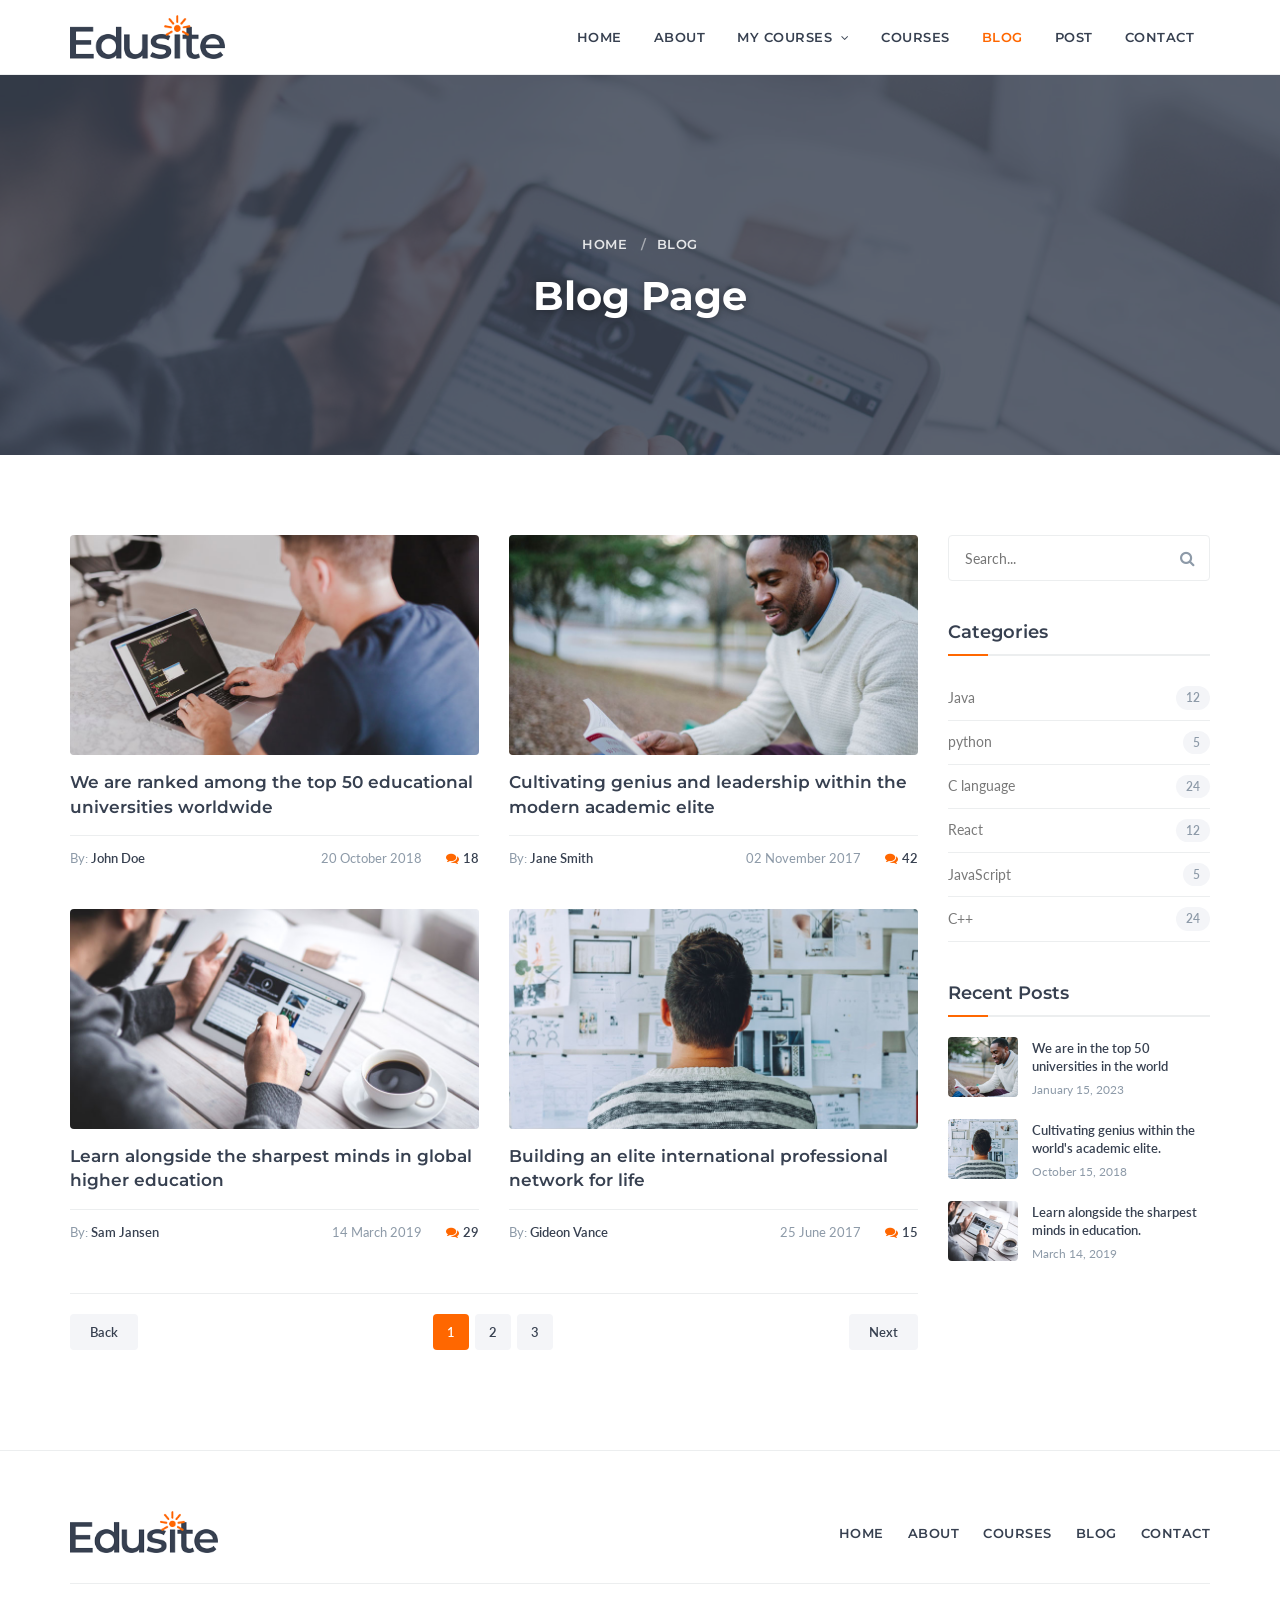
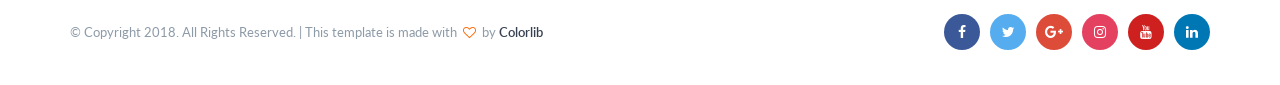
<file: blog.html>
<!DOCTYPE html>
<html lang="en">
<head>
    <meta charset="utf-8">
    <meta http-equiv="X-UA-Compatible" content="IE=edge">
    <meta name="viewport" content="width=device-width, initial-scale=1">
    <title>Edusite - Blog</title>

    <!-- Google font -->
    <link href="https://fonts.googleapis.com/css?family=Lato:400,700%7CMontserrat:400,600,700" rel="stylesheet">

    <!-- Bootstrap -->
    <link type="text/css" rel="stylesheet" href="CSS/bootstrap.min.css"/>

    <!-- Font Awesome Icon -->
    <link rel="stylesheet" href="https://cdnjs.cloudflare.com/ajax/libs/font-awesome/4.7.0/css/font-awesome.min.css">
    <link rel="stylesheet" href="CSS/font-awesome.min.css">

    <!-- Custom stylesheet -->
    <link type="text/css" rel="stylesheet" href="CSS/style.css"/>
</head>
<body>

    <!-- Header -->
    <header id="header">
        <div class="container">
            <div class="navbar-header">
                <!-- Logo -->
                <div class="navbar-brand">
                    <a href="index.html">
                        <img class="logo" src="Images/logo.png" alt="Edusite">
                    </a>
                </div>

                <button class="navbar-toggle" aria-label="Toggle navigation">
                    <span></span>
                </button>
            </div>

            <!-- Navigation -->
            <nav id="nav">
                <ul class="main-menu nav navbar-nav navbar-right">
                    <li><a href="index.html">Home</a></li>
                    <li><a href="about.html">About</a></li>
                    <li class="dropdown">
                        <a href="#" class="dropdown-toggle" data-toggle="dropdown" role="button" aria-haspopup="true" aria-expanded="false">
                            My Courses <i class="fa fa-angle-down nav-arrow"></i>
                        </a>
                        <ul class="dropdown-menu">
                            <li><a href="courses.html"><i class="fa fa-code"></i> Python</a></li>
                            <li><a href="courses.html"><i class="fa fa-terminal"></i> C</a></li>
                            <li><a href="courses.html"><i class="fa fa-coffee"></i> Java</a></li>
                        </ul>
                    </li>
                    <li><a href="courses.html">Courses</a></li>
                    <li class="active"><a href="blog.html">Blog</a></li>
                    <li><a href="blog-post.html">Post</a></li>
                    <li><a href="contact.html">Contact</a></li>
                </ul>
            </nav>
        </div>
    </header>
    <!-- /Header -->

    <!-- Hero Area -->
    <div class="hero-area section">
        <div class="bg-image bg-parallax overlay" style="background-image:url('Images/blog-post-background.jpg')"></div>
        <div class="container">
            <div class="row">
                <div class="col-md-10 col-md-offset-1 text-center">
                    <ul class="hero-area-tree">
                        <li><a href="index.html">Home</a></li>
                        <li>Blog</li>
                    </ul>
                    <h1 class="white-text">Blog Page</h1>
                </div>
            </div>
        </div>
    </div>
    <!-- /Hero Area -->
    
    <!-- Blog Section -->
    <div id="blog" class="section">
        <div class="container">
            <div class="row">
                <!-- Main Blog List -->
                <div id="main" class="col-md-9">
                    <div class="row">
                        <!-- Post 1 -->
                        <div class="col-md-6">
                            <div class="single-blog">
                                <div class="blog-img">
                                    <a href="blog-post.html">
                                        <img src="Images/blog01.jpg" alt="Post 1">
                                    </a>
                                </div>
                                <h4><a href="blog-post.html">We are ranked among the top 50 educational universities worldwide</a></h4>
                                <div class="blog-meta">
                                    <span class="blog-meta-author">By: <a href="#">John Doe</a></span>
                                    <div class="pull-right">
                                        <span>20 October 2018</span>
                                        <span class="blog-meta-comments"><a href="#"><i class="fa fa-comments"></i>18</a></span>
                                    </div>
                                </div>
                            </div>
                        </div>

                        <!-- Post 2 -->
                        <div class="col-md-6">
                            <div class="single-blog">
                                <div class="blog-img">
                                    <a href="blog-post.html">
                                        <img src="Images/blog02.jpg" alt="Post 2">
                                    </a>
                                </div>
                                <h4><a href="blog-post.html">Cultivating genius and leadership within the modern academic elite</a></h4>
                                <div class="blog-meta">
                                    <span class="blog-meta-author">By: <a href="#">Jane Smith</a></span>
                                    <div class="pull-right">
                                        <span>02 November 2017</span>
                                        <span class="blog-meta-comments"><a href="#"><i class="fa fa-comments"></i>42</a></span>
                                    </div>
                                </div>
                            </div>
                        </div>

                        <!-- Post 3 -->
                        <div class="col-md-6">
                            <div class="single-blog">
                                <div class="blog-img">
                                    <a href="blog-post.html">
                                        <img src="Images/blog03.jpg" alt="Post 3">
                                    </a>
                                </div>
                                <h4><a href="blog-post.html">Learn alongside the sharpest minds in global higher education</a></h4>
                                <div class="blog-meta">
                                    <span class="blog-meta-author">By: <a href="#">Sam Jansen</a></span>
                                    <div class="pull-right">
                                        <span>14 March 2019</span>
                                        <span class="blog-meta-comments"><a href="#"><i class="fa fa-comments"></i>29</a></span>
                                    </div>
                                </div>
                            </div>
                        </div>

                        <!-- Post 4 -->
                        <div class="col-md-6">
                            <div class="single-blog">
                                <div class="blog-img">
                                    <a href="blog-post.html">
                                        <img src="Images/blog04.jpg" alt="Post 4">
                                    </a>
                                </div>
                                <h4><a href="blog-post.html">Building an elite international professional network for life</a></h4>
                                <div class="blog-meta">
                                    <span class="blog-meta-author">By: <a href="#">Gideon Vance</a></span>
                                    <div class="pull-right">
                                        <span>25 June 2017</span>
                                        <span class="blog-meta-comments"><a href="#"><i class="fa fa-comments"></i>15</a></span>
                                    </div>
                                </div>
                            </div>
                        </div>
                    </div>

                    <!-- Pagination -->
                    <div class="row">
                        <div class="col-md-12">
                            <div class="post-pagination">
                                <a href="#" class="pagination-back">Back</a>
                                <ul class="pages">
                                    <li><a href="#" class="active">1</a></li>
                                    <li><a href="#">2</a></li>
                                    <li><a href="#">3</a></li>
                                </ul>
                                <a href="#" class="pagination-next">Next</a>
                            </div>
                        </div>
                    </div>
                </div>

                <!-- Sidebar / Aside -->
                <div id="aside" class="col-md-3">
                    <!-- Search Widget -->
                    <div class="widget search-widget">
                        <form>
                            <input class="input" type="text" name="search" placeholder="Search...">
                            <button type="submit" aria-label="Search"><i class="fa fa-search"></i></button>
                        </form>
                    </div>

                    <!-- Categories Widget -->
                    <div class="widget category-widget">
                        <h3>Categories</h3>
                        <a class="category" href="#">Java <span>12</span></a>
                        <a class="category" href="#">python <span>5</span></a>
                        <a class="category" href="#">C language <span>24</span></a>
                        <a class="category" href="#">React <span>12</span></a>
                        <a class="category" href="#">JavaScript <span>5</span></a>
                        <a class="category" href="#">C++ <span>24</span></a>
                    </div>

                    <!-- Recent Posts Widget -->
                    <div class="widget posts-widget">
                        <h3>Recent Posts</h3>
                        <div class="single-post">
                            <a class="single-post-img" href="blog-post.html">
                                <img src="Images/post01.jpg" alt="Recent 1">
                            </a>
                            <div>
                                <a href="blog-post.html">We are in the top 50 universities in the world</a>
                                <p>January 15, 2023</p>
                            </div>
                        </div>
                        <div class="single-post">
                            <a class="single-post-img" href="blog-post.html">
                                <img src="Images/post02.jpg" alt="Recent 2">
                            </a>
                            <div>
                                <a href="blog-post.html">Cultivating genius within the world's academic elite.</a>
                                <p>October 15, 2018</p>
                            </div>
                        </div>
                        <div class="single-post">
                            <a class="single-post-img" href="blog-post.html">
                                <img src="Images/post03.jpg" alt="Recent 3">
                            </a>
                            <div>
                                <a href="blog-post.html">Learn alongside the sharpest minds in education.</a>
                                <p>March 14, 2019</p>
                            </div>
                        </div>
                    </div>                      
                </div>
            </div>
        </div>
    </div>
    <!-- /Blog Section -->

    <!-- Footer -->
    <footer id="footer" class="section">
        <div class="container">
            <!-- Top Footer -->
            <div class="footer-top">
                <div class="footer-logo">
                    <a href="index.html">
                        <img src="Images/logo.png" alt="Edusite">
                    </a>
                </div>
                <ul class="footer-menu">
                    <li><a href="index.html">HOME</a></li>
                    <li><a href="about.html">ABOUT</a></li>
                    <li><a href="courses.html">COURSES</a></li>
                    <li><a href="blog.html">BLOG</a></li>
                    <li><a href="contact.html">CONTACT</a></li>
                </ul>
            </div>

            <hr class="footer-divider">

            <!-- Bottom Footer -->
            <div class="footer-bottom">
                <div class="footer-copyright">
                    <span>&copy; Copyright 2018. All Rights Reserved. | This template is made with <i class="fa fa-heart-o" aria-hidden="true"></i> by <a href="https://colorlib.com" target="_blank" rel="noopener">Colorlib</a></span>
                </div>
                <ul class="footer-social">
                    <li><a href="#" class="facebook" aria-label="Facebook"><i class="fa fa-facebook"></i></a></li>
                    <li><a href="#" class="twitter" aria-label="Twitter"><i class="fa fa-twitter"></i></a></li>
                    <li><a href="#" class="google-plus" aria-label="Google Plus"><i class="fa fa-google-plus"></i></a></li>
                    <li><a href="#" class="instagram" aria-label="Instagram"><i class="fa fa-instagram"></i></a></li>
                    <li><a href="#" class="youtube" aria-label="YouTube"><i class="fa fa-youtube"></i></a></li>
                    <li><a href="#" class="linkedin" aria-label="LinkedIn"><i class="fa fa-linkedin"></i></a></li>
                </ul>
            </div>
        </div>
    </footer>
    <!-- /Footer -->

    <!-- jQuery Plugins -->
    <script type="text/javascript" src="JavaScripts/jquery.min.js"></script>
    <script type="text/javascript" src="JavaScripts/bootstrap.min.js"></script>
    <script type="text/javascript" src="JavaScripts/main.js"></script>

</body>
</html>
</file>
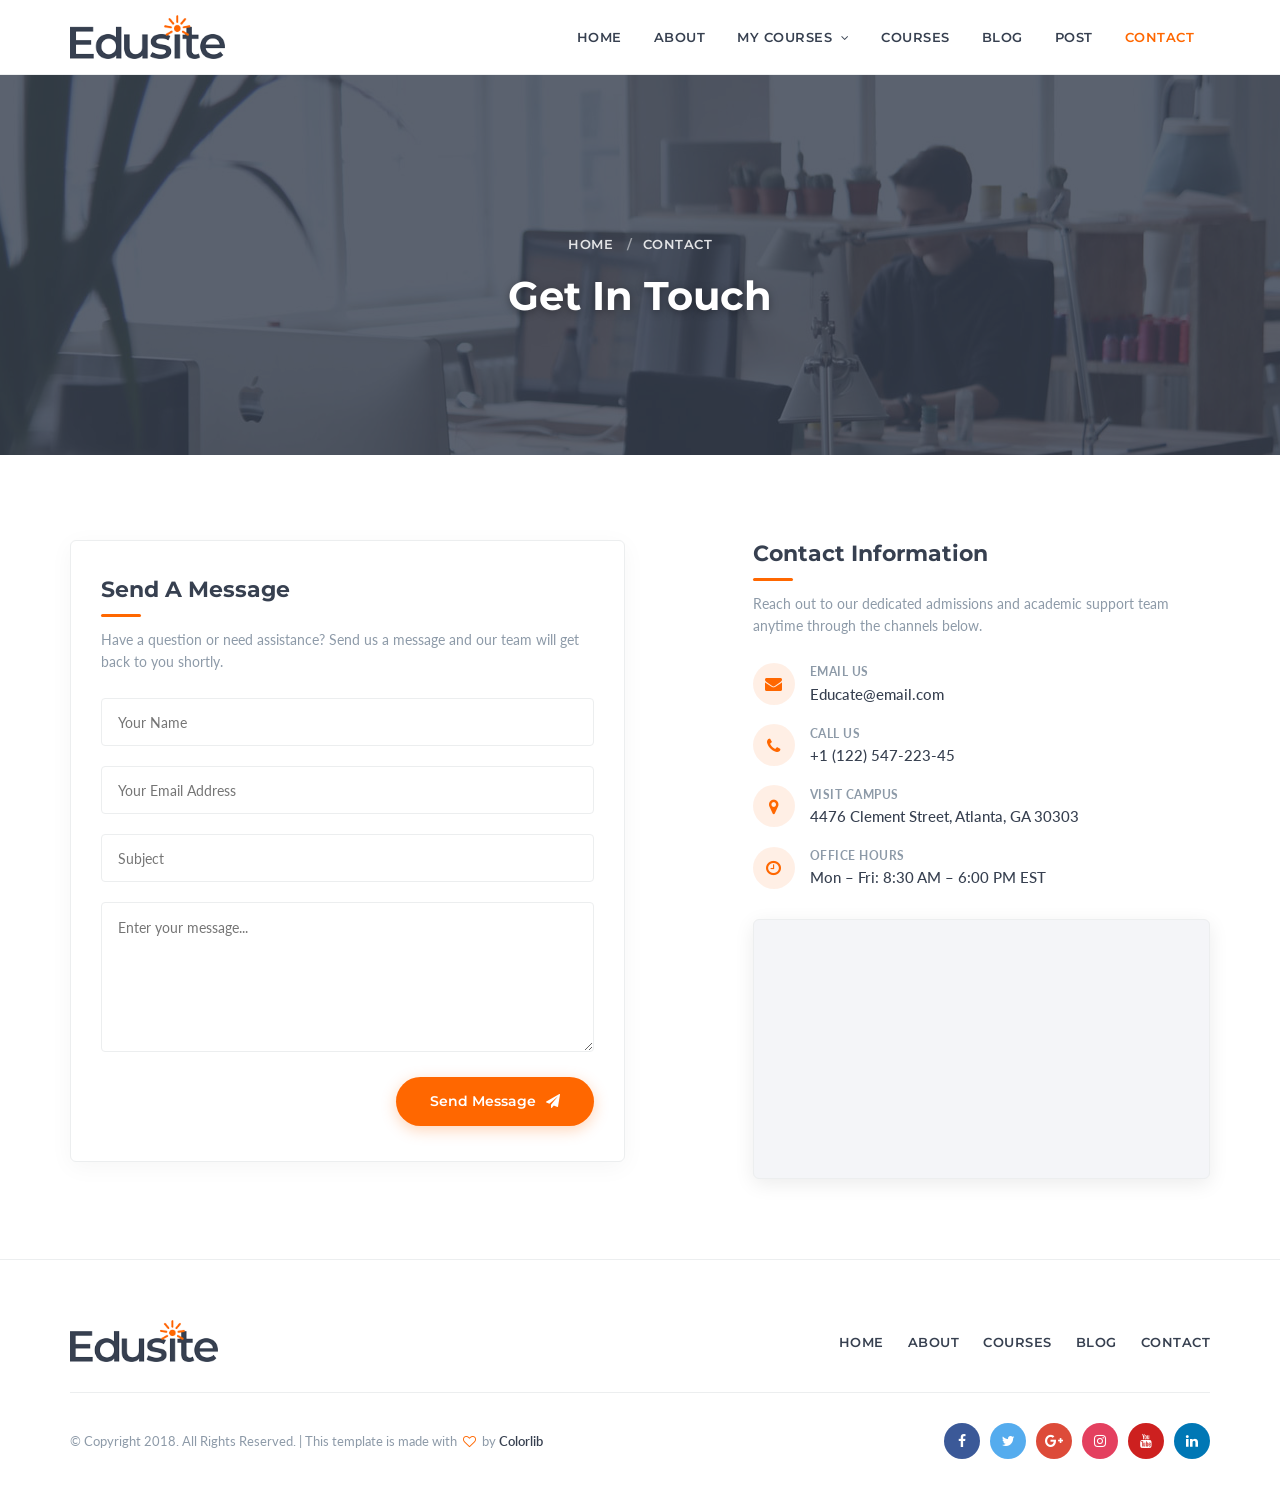
<file: contact.html>
<!DOCTYPE html>
<html lang="en">
<head>
    <meta charset="utf-8">
    <meta http-equiv="X-UA-Compatible" content="IE=edge">
    <meta name="viewport" content="width=device-width, initial-scale=1">
    <title>Edusite - Contact Us</title>

    <!-- Google font -->
    <link href="https://fonts.googleapis.com/css?family=Lato:400,700%7CMontserrat:400,600,700" rel="stylesheet">

    <!-- Bootstrap -->
    <link type="text/css" rel="stylesheet" href="CSS/bootstrap.min.css"/>

    <!-- Font Awesome Icon -->
    <link rel="stylesheet" href="https://cdnjs.cloudflare.com/ajax/libs/font-awesome/4.7.0/css/font-awesome.min.css">
    <link rel="stylesheet" href="CSS/font-awesome.min.css">

    <!-- Custom stylesheet -->
    <link type="text/css" rel="stylesheet" href="CSS/style.css"/>
</head>
<body>

    <!-- Header -->
    <header id="header">
        <div class="container">
            <div class="navbar-header">
                <!-- Logo -->
                <div class="navbar-brand">
                    <a href="index.html">
                        <img class="logo" src="Images/logo.png" alt="Edusite">
                    </a>
                </div>

                <button class="navbar-toggle" aria-label="Toggle navigation">
                    <span></span>
                </button>
            </div>

            <!-- Navigation -->
            <nav id="nav">
                <ul class="main-menu nav navbar-nav navbar-right">
                    <li><a href="index.html">Home</a></li>
                    <li><a href="about.html">About</a></li>
                    <li class="dropdown">
                        <a href="#" class="dropdown-toggle" data-toggle="dropdown" role="button" aria-haspopup="true" aria-expanded="false">
                            My Courses <i class="fa fa-angle-down nav-arrow"></i>
                        </a>
                        <ul class="dropdown-menu">
                            <li><a href="courses.html"><i class="fa fa-code"></i> Python</a></li>
                            <li><a href="courses.html"><i class="fa fa-terminal"></i> C</a></li>
                            <li><a href="courses.html"><i class="fa fa-coffee"></i> Java</a></li>
                        </ul>
                    </li>
                    <li><a href="courses.html">Courses</a></li>
                    <li><a href="blog.html">Blog</a></li>
                    <li><a href="blog-post.html">Post</a></li>
                    <li class="active"><a href="contact.html">Contact</a></li>
                </ul>
            </nav>
        </div>
    </header>
    <!-- /Header -->

    <!-- Hero-area -->
    <div class="hero-area section">
        <!-- Background Image -->
        <div class="bg-image bg-parallax overlay" style="background-image:url('Images/page-background.jpg')"></div>
        <!-- /Background Image -->

        <div class="container">
            <div class="row">
                <div class="col-md-10 col-md-offset-1 text-center">
                    <ul class="hero-area-tree">
                        <li><a href="index.html">Home</a></li>
                        <li>Contact</li>
                    </ul>
                    <h1 class="white-text">Get In Touch</h1>
                </div>
            </div>
        </div>
    </div>
    <!-- /Hero-area -->

    <!-- Contact -->
    <div id="contact" class="section">
        <!-- container -->
        <div class="container">
            <!-- row -->
            <div class="row">

                <!-- contact form -->
                <div class="col-md-6">
                    <div class="contact-form">
                        <h4>Send A Message</h4>
                        <p class="form-desc">Have a question or need assistance? Send us a message and our team will get back to you shortly.</p>
                        
                        <div id="form-success" class="form-alert-success">
                            <i class="fa fa-check-circle"></i> Thank you! Your message has been sent successfully. We will contact you soon.
                        </div>

                        <form id="contact-form" action="#" method="POST">
                            <div class="form-group">
                                <input class="input" type="text" name="name" id="name" placeholder="Your Name" required>
                            </div>
                            <div class="form-group">
                                <input class="input" type="email" name="email" id="email" placeholder="Your Email Address" required>
                            </div>
                            <div class="form-group">
                                <input class="input" type="text" name="subject" id="subject" placeholder="Subject" required>
                            </div>
                            <div class="form-group">
                                <textarea class="input" name="message" id="message" placeholder="Enter your message..." rows="5" required></textarea>
                            </div>
                            <button type="submit" class="main-button icon-button pull-right">
                                Send Message <i class="fa fa-paper-plane" style="margin-left: 6px;"></i>
                            </button>
                            <div class="clearfix"></div>
                        </form>
                    </div>
                </div>
                <!-- /contact form -->

                <!-- contact information -->
                <div class="col-md-5 col-md-offset-1">
                    <h4 class="contact-info-title">Contact Information</h4>
                    <p class="contact-info-desc">Reach out to our dedicated admissions and academic support team anytime through the channels below.</p>

                    <ul class="contact-details">
                        <li>
                            <i class="fa fa-envelope"></i>
                            <div>
                                <span style="display:block; font-size:12px; color:#8D9AA8; text-transform:uppercase; font-weight:700; letter-spacing:0.5px;">Email Us</span>
                                <a href="mailto:Educate@email.com">Educate@email.com</a>
                            </div>
                        </li>
                        <li>
                            <i class="fa fa-phone"></i>
                            <div>
                                <span style="display:block; font-size:12px; color:#8D9AA8; text-transform:uppercase; font-weight:700; letter-spacing:0.5px;">Call Us</span>
                                <a href="tel:+112254722345">+1 (122) 547-223-45</a>
                            </div>
                        </li>
                        <li>
                            <i class="fa fa-map-marker"></i>
                            <div>
                                <span style="display:block; font-size:12px; color:#8D9AA8; text-transform:uppercase; font-weight:700; letter-spacing:0.5px;">Visit Campus</span>
                                <span>4476 Clement Street, Atlanta, GA 30303</span>
                            </div>
                        </li>
                        <li>
                            <i class="fa fa-clock-o"></i>
                            <div>
                                <span style="display:block; font-size:12px; color:#8D9AA8; text-transform:uppercase; font-weight:700; letter-spacing:0.5px;">Office Hours</span>
                                <span>Mon – Fri: 8:30 AM – 6:00 PM EST</span>
                            </div>
                        </li>
                    </ul>

                    <!-- contact map -->
                    <div id="contact-map">
                        <iframe src="https://www.google.com/maps/embed?pb=!1m18!1m12!1m3!1d3316.4862590210214!2d-84.39026442436798!3d33.77402633237894!2m3!1f0!2f0!3f0!3m2!1i1024!2i768!4f13.1!3m3!1m2!1s0x88f504634045f29d%3A0x2db496a75168bc66!2sGeorgia%20Institute%20of%20Technology!5e0!3m2!1sen!2sus!4v1700000000000!5m2!1sen!2sus" width="100%" height="260" style="border:0;" allowfullscreen="" loading="lazy" referrerpolicy="no-referrer-when-downgrade" title="Edusite Location Map"></iframe>
                    </div>
                    <!-- /contact map -->

                </div>
                <!-- /contact information -->
            </div>
            <!-- /row -->

        </div>
        <!-- /container -->

    </div>
    <!-- /Contact -->
 
    <!-- Footer -->
    <footer id="footer" class="section">
        <div class="container">
            <!-- Top Footer -->
            <div class="footer-top">
                <div class="footer-logo">
                    <a href="index.html">
                        <img src="Images/logo.png" alt="Edusite">
                    </a>
                </div>
                <ul class="footer-menu">
                    <li><a href="index.html">HOME</a></li>
                    <li><a href="about.html">ABOUT</a></li>
                    <li><a href="courses.html">COURSES</a></li>
                    <li><a href="blog.html">BLOG</a></li>
                    <li><a href="contact.html">CONTACT</a></li>
                </ul>
            </div>

            <hr class="footer-divider">

            <!-- Bottom Footer -->
            <div class="footer-bottom">
                <div class="footer-copyright">
                    <span>&copy; Copyright 2018. All Rights Reserved. | This template is made with <i class="fa fa-heart-o" aria-hidden="true"></i> by <a href="https://colorlib.com" target="_blank" rel="noopener">Colorlib</a></span>
                </div>
                <ul class="footer-social">
                    <li><a href="#" class="facebook" aria-label="Facebook"><i class="fa fa-facebook"></i></a></li>
                    <li><a href="#" class="twitter" aria-label="Twitter"><i class="fa fa-twitter"></i></a></li>
                    <li><a href="#" class="google-plus" aria-label="Google Plus"><i class="fa fa-google-plus"></i></a></li>
                    <li><a href="#" class="instagram" aria-label="Instagram"><i class="fa fa-instagram"></i></a></li>
                    <li><a href="#" class="youtube" aria-label="YouTube"><i class="fa fa-youtube"></i></a></li>
                    <li><a href="#" class="linkedin" aria-label="LinkedIn"><i class="fa fa-linkedin"></i></a></li>
                </ul>
            </div>
        </div>
    </footer>
    <!-- /Footer -->

    <!-- jQuery Plugins -->
    <script type="text/javascript" src="JavaScripts/jquery.min.js"></script>
    <script type="text/javascript" src="JavaScripts/bootstrap.min.js"></script>
    <script type="text/javascript" src="JavaScripts/main.js"></script>

</body>
</html>
</file>
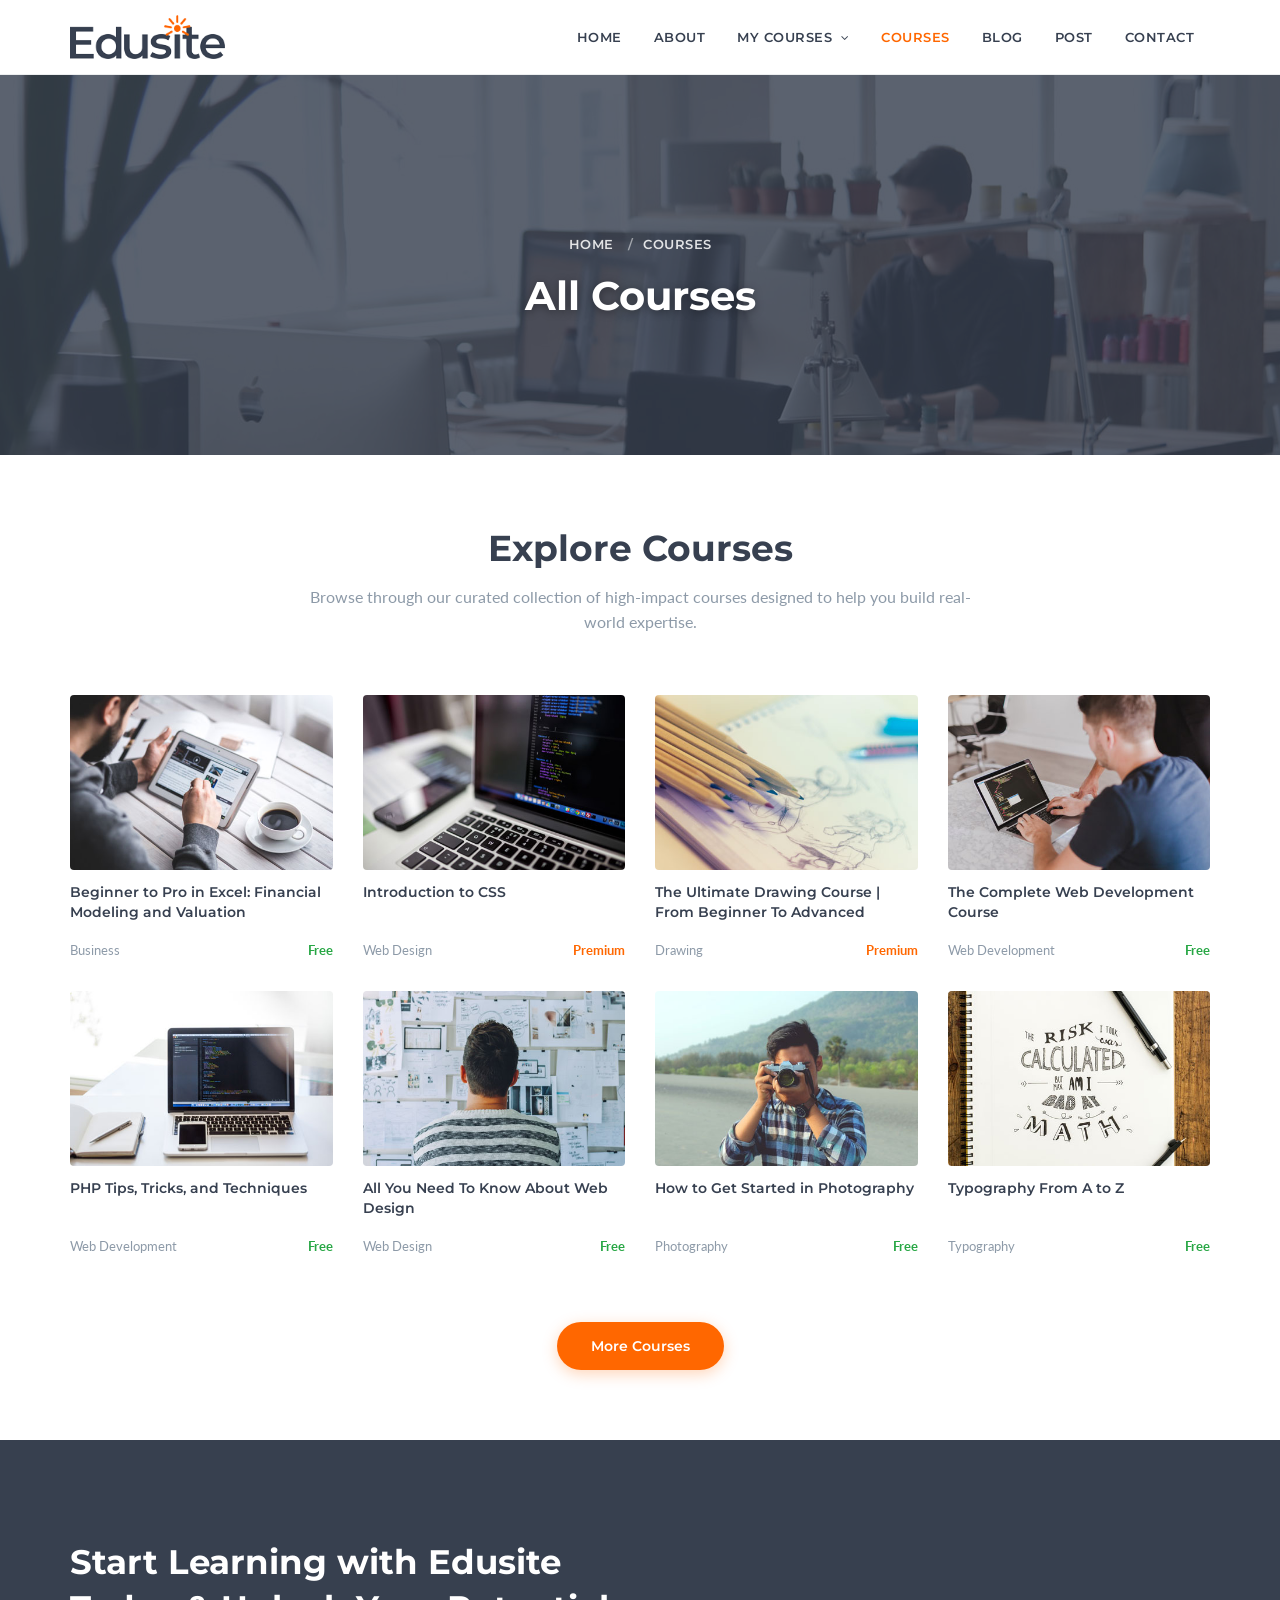
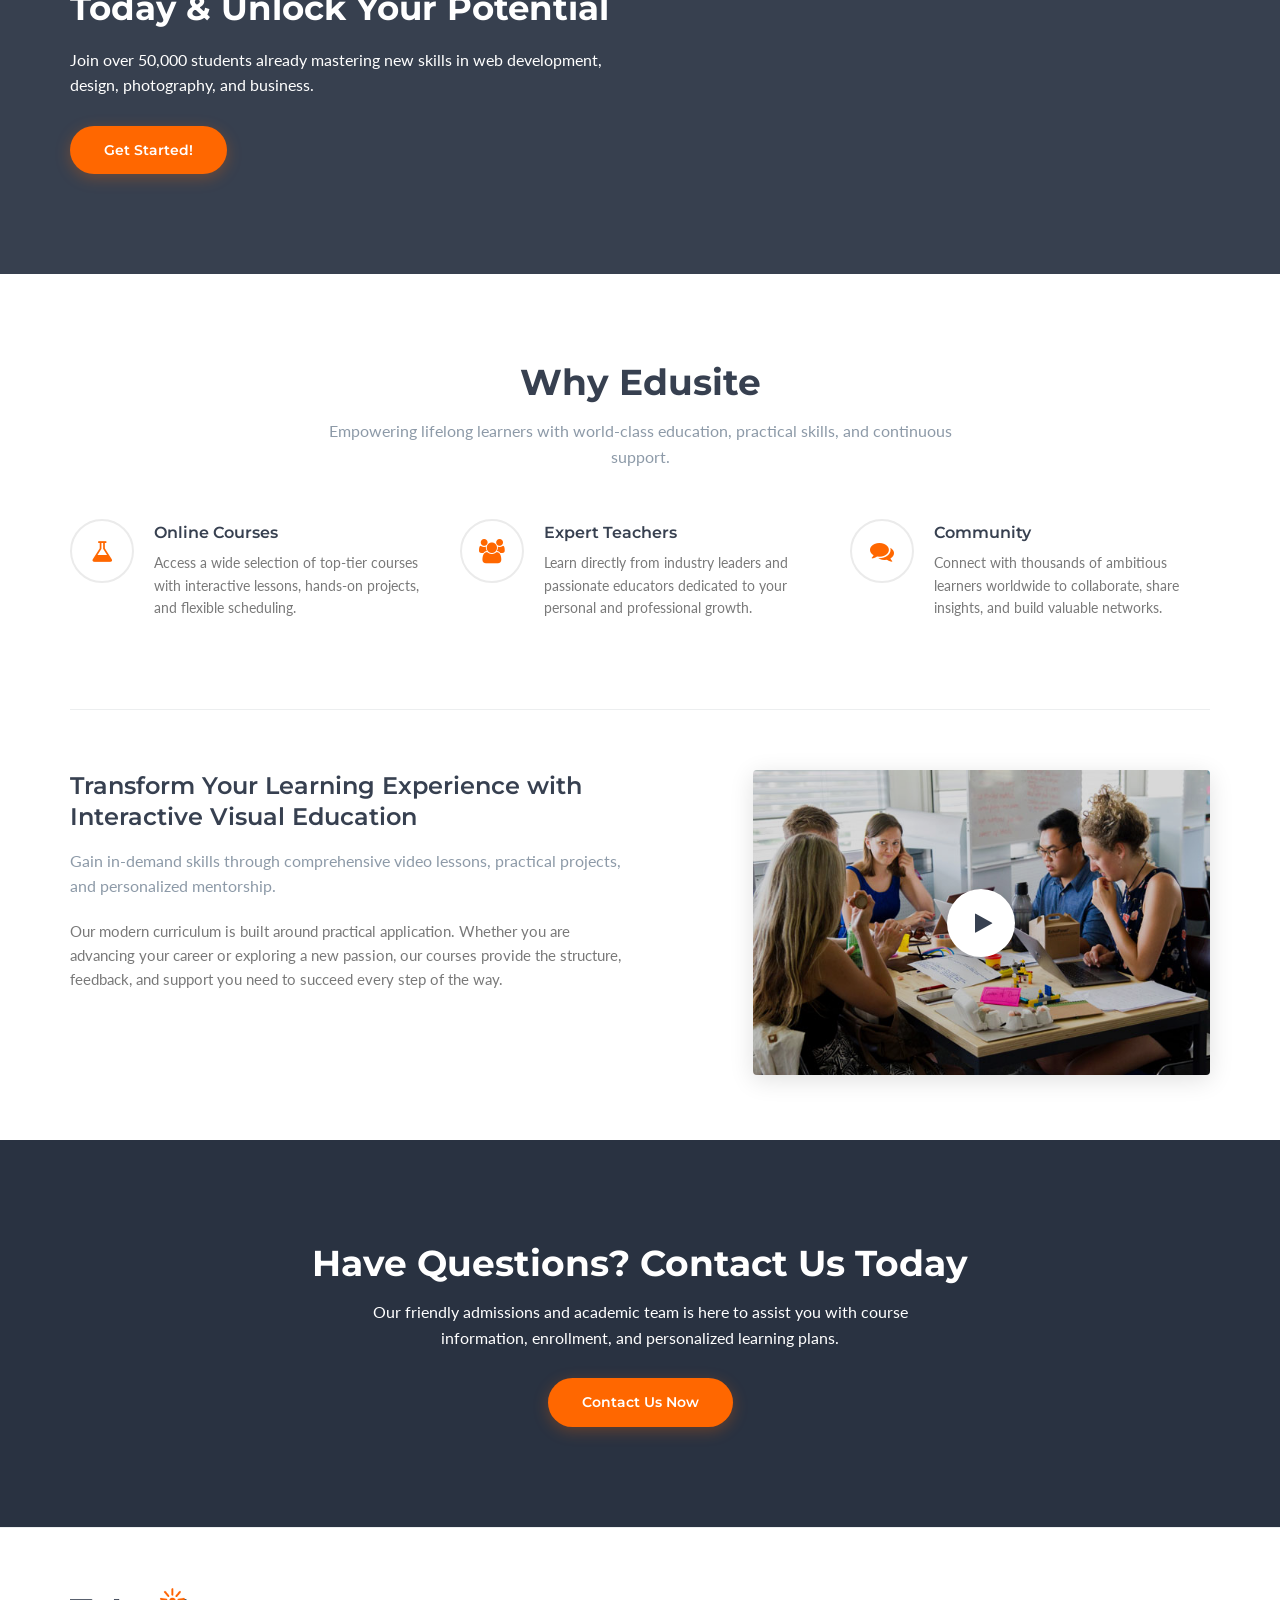
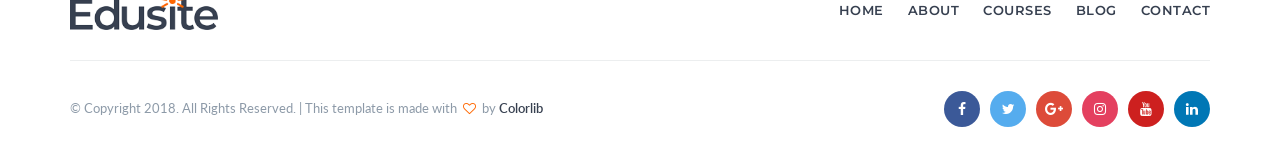
<file: courses.html>
<!DOCTYPE html>
<html lang="en">
<head>
    <meta charset="utf-8">
    <meta http-equiv="X-UA-Compatible" content="IE=edge">
    <meta name="viewport" content="width=device-width, initial-scale=1">
    <title>Edusite - Explore Courses</title>

    <!-- Google font -->
    <link href="https://fonts.googleapis.com/css?family=Lato:400,700%7CMontserrat:400,600,700" rel="stylesheet">

    <!-- Bootstrap -->
    <link type="text/css" rel="stylesheet" href="CSS/bootstrap.min.css"/>

    <!-- Font Awesome Icon -->
    <link rel="stylesheet" href="https://cdnjs.cloudflare.com/ajax/libs/font-awesome/4.7.0/css/font-awesome.min.css">
    <link rel="stylesheet" href="CSS/font-awesome.min.css">

    <!-- Custom stylesheet -->
    <link type="text/css" rel="stylesheet" href="CSS/style.css"/>
</head>
<body>

    <!-- Header -->
    <header id="header">
        <div class="container">
            <div class="navbar-header">
                <!-- Logo -->
                <div class="navbar-brand">
                    <a href="index.html">
                        <img class="logo" src="Images/logo.png" alt="Edusite">
                    </a>
                </div>

                <button class="navbar-toggle" aria-label="Toggle navigation">
                    <span></span>
                </button>
            </div>

            <!-- Navigation -->
            <nav id="nav">
                <ul class="main-menu nav navbar-nav navbar-right">
                    <li><a href="index.html">Home</a></li>
                    <li><a href="about.html">About</a></li>
                    <li class="dropdown">
                        <a href="#" class="dropdown-toggle" data-toggle="dropdown" role="button" aria-haspopup="true" aria-expanded="false">
                            My Courses <i class="fa fa-angle-down nav-arrow"></i>
                        </a>
                        <ul class="dropdown-menu">
                            <li><a href="courses.html"><i class="fa fa-code"></i> Python</a></li>
                            <li><a href="courses.html"><i class="fa fa-terminal"></i> C</a></li>
                            <li><a href="courses.html"><i class="fa fa-coffee"></i> Java</a></li>
                        </ul>
                    </li>
                    <li class="active"><a href="courses.html">Courses</a></li>
                    <li><a href="blog.html">Blog</a></li>
                    <li><a href="blog-post.html">Post</a></li>
                    <li><a href="contact.html">Contact</a></li>
                </ul>
            </nav>
        </div>
    </header>
    <!-- /Header -->

    <!-- Hero Area -->
    <div class="hero-area section">
        <div class="bg-image bg-parallax overlay" style="background-image:url('Images/page-background.jpg')"></div>
        <div class="container">
            <div class="row">
                <div class="col-md-10 col-md-offset-1 text-center">
                    <ul class="hero-area-tree">
                        <li><a href="index.html">Home</a></li>
                        <li>Courses</li>
                    </ul>
                    <h1 class="white-text">All Courses</h1>
                </div>
            </div>
        </div>
    </div>
    <!-- /Hero Area -->

    <!-- Courses Section -->
    <div id="courses" class="section">
        <div class="container">
            <div class="row">
                <div class="section-header text-center">
                    <h2>Explore Courses</h2>
                    <p>Browse through our curated collection of high-impact courses designed to help you build real-world expertise.</p>
                </div>
            </div>
            
            <div id="courses-wrapper">
                <!-- Row 1: 4 Courses -->
                <div class="row">
                    <div class="col-md-3 col-sm-6 col-xs-12">
                        <div class="course">
                            <a href="#" class="course-img">
                                <img src="Images/course01.jpg" alt="Beginner to Pro in Excel: Financial Modeling and Valuation">
                                <i class="course-link-icon fa fa-link"></i>
                            </a>
                            <a class="course-title" href="#">Beginner to Pro in Excel: Financial Modeling and Valuation</a>
                            <div class="course-details">
                                <span class="course-category">Business</span>
                                <span class="course-price course-free">Free</span>
                            </div>
                        </div>
                    </div>

                    <div class="col-md-3 col-sm-6 col-xs-12">
                        <div class="course">
                            <a href="#" class="course-img">
                                <img src="Images/course02.jpg" alt="Introduction to CSS">
                                <i class="course-link-icon fa fa-link"></i>
                            </a>
                            <a class="course-title" href="#">Introduction to CSS</a>
                            <div class="course-details">
                                <span class="course-category">Web Design</span>
                                <span class="course-price course-premium">Premium</span>
                            </div>
                        </div>
                    </div>

                    <div class="col-md-3 col-sm-6 col-xs-12">
                        <div class="course">
                            <a href="#" class="course-img">
                                <img src="Images/course03.jpg" alt="The Ultimate Drawing Course | From Beginner To Advanced">
                                <i class="course-link-icon fa fa-link"></i>
                            </a>
                            <a class="course-title" href="#">The Ultimate Drawing Course | From Beginner To Advanced</a>
                            <div class="course-details">
                                <span class="course-category">Drawing</span>
                                <span class="course-price course-premium">Premium</span>
                            </div>
                        </div>
                    </div>

                    <div class="col-md-3 col-sm-6 col-xs-12">
                        <div class="course">
                            <a href="#" class="course-img">
                                <img src="Images/course04.jpg" alt="The Complete Web Development Course">
                                <i class="course-link-icon fa fa-link"></i>
                            </a>
                            <a class="course-title" href="#">The Complete Web Development Course</a>
                            <div class="course-details">
                                <span class="course-category">Web Development</span>
                                <span class="course-price course-free">Free</span>
                            </div>
                        </div>
                    </div>
                </div>

                <!-- Row 2: 4 Courses -->
                <div class="row">
                    <div class="col-md-3 col-sm-6 col-xs-12">
                        <div class="course">
                            <a href="#" class="course-img">
                                <img src="Images/course05.jpg" alt="PHP Tips, Tricks, and Techniques">
                                <i class="course-link-icon fa fa-link"></i>
                            </a>
                            <a class="course-title" href="#">PHP Tips, Tricks, and Techniques</a>
                            <div class="course-details">
                                <span class="course-category">Web Development</span>
                                <span class="course-price course-free">Free</span>
                            </div>
                        </div>
                    </div>

                    <div class="col-md-3 col-sm-6 col-xs-12">
                        <div class="course">
                            <a href="#" class="course-img">
                                <img src="Images/course06.jpg" alt="All You Need To Know About Web Design">
                                <i class="course-link-icon fa fa-link"></i>
                            </a>
                            <a class="course-title" href="#">All You Need To Know About Web Design</a>
                            <div class="course-details">
                                <span class="course-category">Web Design</span>
                                <span class="course-price course-free">Free</span>
                            </div>
                        </div>
                    </div>

                    <div class="col-md-3 col-sm-6 col-xs-12">
                        <div class="course">
                            <a href="#" class="course-img">
                                <img src="Images/course07.jpg" alt="How to Get Started in Photography">
                                <i class="course-link-icon fa fa-link"></i>
                            </a>
                            <a class="course-title" href="#">How to Get Started in Photography</a>
                            <div class="course-details">
                                <span class="course-category">Photography</span>
                                <span class="course-price course-free">Free</span>
                            </div>
                        </div>
                    </div>

                    <div class="col-md-3 col-sm-6 col-xs-12">
                        <div class="course">
                            <a href="#" class="course-img">
                                <img src="Images/course08.jpg" alt="Typography From A to Z">
                                <i class="course-link-icon fa fa-link"></i>
                            </a>
                            <a class="course-title" href="#">Typography From A to Z</a>
                            <div class="course-details">
                                <span class="course-category">Typography</span>
                                <span class="course-price course-free">Free</span>
                            </div>
                        </div>
                    </div>
                </div>

                <!-- More Courses Button -->
                <div class="row">
                    <div class="col-md-12 center-btn">
                        <a class="main-button icon-button" href="#">More Courses</a>
                    </div>
                </div>
            </div>
        </div>
    </div>
    <!-- /Courses Section -->

    <!-- Call To Action (Banner) -->
    <div id="cta" class="section">
        <div class="bg-image bg-parallax overlay" style="background-image:url('Images/cta1-background.jpg')"></div>

        <div class="container">
            <div class="row">
                <div class="col-md-6">
                    <h2 class="white-text">Start Learning with Edusite Today & Unlock Your Potential</h2>
                    <p class="lead white-text">Join over 50,000 students already mastering new skills in web development, design, photography, and business.</p>
                    <a class="main-button icon-button" href="#">Get Started!</a>
                </div>
            </div>
        </div>
    </div>
    <!-- /Call To Action -->

    <!-- Why Edusite Section -->
    <div id="why-us" class="section">
        <div class="container">
            <div class="row">
                <div class="section-header text-center">
                    <h2>Why Edusite</h2>
                    <p class="lead">Empowering lifelong learners with world-class education, practical skills, and continuous support.</p>
                </div>
            </div>
            
            <!-- 3 Features -->
            <div class="row">
                <div class="col-md-4">
                    <div class="feature">
                        <i class="feature-icon fa fa-flask"></i>
                        <div class="feature-content">
                            <h4>Online Courses</h4>
                            <p>Access a wide selection of top-tier courses with interactive lessons, hands-on projects, and flexible scheduling.</p>
                        </div>
                    </div>
                </div>

                <div class="col-md-4">
                    <div class="feature">
                        <i class="feature-icon fa fa-users"></i>
                        <div class="feature-content">
                            <h4>Expert Teachers</h4>
                            <p>Learn directly from industry leaders and passionate educators dedicated to your personal and professional growth.</p>
                        </div>
                    </div>
                </div>

                <div class="col-md-4">
                    <div class="feature">
                        <i class="feature-icon fa fa-comments"></i>
                        <div class="feature-content">
                            <h4>Community</h4>
                            <p>Connect with thousands of ambitious learners worldwide to collaborate, share insights, and build valuable networks.</p>
                        </div>
                    </div>
                </div>
            </div>

            <hr class="section-hr">

            <!-- Video Section -->
            <div class="row">
                <div class="col-md-6">
                    <h3>Transform Your Learning Experience with Interactive Visual Education</h3>
                    <p class="lead">Gain in-demand skills through comprehensive video lessons, practical projects, and personalized mentorship.</p>
                    <p>Our modern curriculum is built around practical application. Whether you are advancing your career or exploring a new passion, our courses provide the structure, feedback, and support you need to succeed every step of the way.</p>
                </div>
                <div class="col-md-5 col-md-offset-1">
                    <a class="about-video" href="#">
                        <img src="Images/about-video.jpg" alt="Video">
                        <i class="play-icon fa fa-play"></i>
                        <span>Watch Video!</span>
                    </a>
                </div>
            </div>
        </div>
    </div>
    <!-- /Why Edusite Section -->

    <!-- Contact CTA Section -->
    <div id="contact-cta" class="section">
        <div class="bg-image bg-parallax overlay" style="background-image:url('Images/cta2-background.jpg')"></div>

        <div class="container">
            <div class="row">
                <div class="col-md-8 col-md-offset-2 text-center">
                    <h2 class="white-text">Have Questions? Contact Us Today</h2>
                    <p class="lead white-text">Our friendly admissions and academic team is here to assist you with course information, enrollment, and personalized learning plans.</p>
                    <a class="main-button icon-button" href="contact.html">Contact Us Now</a>
                </div>
            </div>
        </div>
    </div>
    <!-- /Contact CTA Section -->

    <!-- Footer -->
    <footer id="footer" class="section">
        <div class="container">
            <!-- Top Footer -->
            <div class="footer-top">
                <div class="footer-logo">
                    <a href="index.html">
                        <img src="Images/logo.png" alt="Edusite">
                    </a>
                </div>
                <ul class="footer-menu">
                    <li><a href="index.html">HOME</a></li>
                    <li><a href="about.html">ABOUT</a></li>
                    <li><a href="courses.html">COURSES</a></li>
                    <li><a href="blog.html">BLOG</a></li>
                    <li><a href="contact.html">CONTACT</a></li>
                </ul>
            </div>

            <hr class="footer-divider">

            <!-- Bottom Footer -->
            <div class="footer-bottom">
                <div class="footer-copyright">
                    <span>&copy; Copyright 2018. All Rights Reserved. | This template is made with <i class="fa fa-heart-o" aria-hidden="true"></i> by <a href="https://colorlib.com" target="_blank" rel="noopener">Colorlib</a></span>
                </div>
                <ul class="footer-social">
                    <li><a href="#" class="facebook" aria-label="Facebook"><i class="fa fa-facebook"></i></a></li>
                    <li><a href="#" class="twitter" aria-label="Twitter"><i class="fa fa-twitter"></i></a></li>
                    <li><a href="#" class="google-plus" aria-label="Google Plus"><i class="fa fa-google-plus"></i></a></li>
                    <li><a href="#" class="instagram" aria-label="Instagram"><i class="fa fa-instagram"></i></a></li>
                    <li><a href="#" class="youtube" aria-label="YouTube"><i class="fa fa-youtube"></i></a></li>
                    <li><a href="#" class="linkedin" aria-label="LinkedIn"><i class="fa fa-linkedin"></i></a></li>
                </ul>
            </div>
        </div>
    </footer>
    <!-- /Footer -->

    <!-- jQuery Plugins -->
    <script type="text/javascript" src="JavaScripts/jquery.min.js"></script>
    <script type="text/javascript" src="JavaScripts/bootstrap.min.js"></script>
    <script type="text/javascript" src="JavaScripts/main.js"></script>

</body>
</html>
</file>
<file: CSS/style.css>
/*=========================================================
	Educational Website - Edusite Theme Stylesheet
===========================================================*/

/*------------------------------------*\
	General Typography & Reset
\*------------------------------------*/

* {
    -webkit-box-sizing: border-box;
    -moz-box-sizing: border-box;
    box-sizing: border-box;
}

body {
    font-family: 'Lato', sans-serif;
    font-size: 15px;
    font-weight: 400;
    color: #797979;
    background-color: #FFFFFF;
    line-height: 1.6;
    overflow-x: hidden;
}

h1, h2, h3, h4, h5, h6 {
    font-family: 'Montserrat', sans-serif;
    font-weight: 600;
    color: #374050;
    margin: 0 0 15px;
    line-height: 1.3;
}

h1 { font-size: 42px; }
h2 { font-size: 32px; }
h3 { font-size: 24px; }
h4 { font-size: 18px; }
h5 { font-size: 16px; }
h6 { font-size: 14px; }

a {
    color: #374050;
    text-decoration: none;
    -webkit-transition: 0.25s all ease;
    transition: 0.25s all ease;
}

a:hover, a:focus {
    color: #FF6700;
    text-decoration: none;
    outline: none;
}

p {
    margin: 0 0 15px;
}

p.lead {
    font-size: 16px;
    color: #8D9AA8;
    line-height: 1.6;
    font-weight: 400;
}

ul, ol {
    margin: 0;
    padding: 0;
    list-style: none;
}

/*------------------------------------*\
	Section & Utilities
\*------------------------------------*/

.section {
    position: relative;
    padding: 80px 0;
}

.section-header {
    margin-bottom: 50px;
}

.section-header h2 {
    font-size: 36px;
    font-weight: 700;
    color: #374050;
    margin-bottom: 12px;
}

.section-header p {
    font-size: 16px;
    color: #8D9AA8;
    max-width: 680px;
    margin: 0 auto;
}

.section-hr {
    margin: 60px 0;
    border: 0;
    border-top: 1px solid #ECEEEF;
}

.white-text {
    color: #FFFFFF !important;
}

/* Background & Overlays */
.bg-image {
    position: absolute;
    top: 0;
    left: 0;
    right: 0;
    bottom: 0;
    background-size: cover;
    background-position: center;
    background-repeat: no-repeat;
    z-index: 1;
}

.bg-parallax {
    background-attachment: fixed;
}

.bg-image.overlay:after,
.overlay:after {
    content: '';
    position: absolute;
    top: 0;
    left: 0;
    right: 0;
    bottom: 0;
    background-color: #374050;
    opacity: 0.82;
    z-index: 2;
}

#contact-cta .bg-image.overlay:after,
#contact-cta .overlay:after {
    background-color: #27303f;
    opacity: 0.85;
}

.section > .container,
.hero-area > .container,
.hero-area > .home-wrapper,
#cta > .container,
#contact-cta > .container {
    position: relative;
    z-index: 3;
}

/*------------------------------------*\
	Buttons
\*------------------------------------*/

.main-button {
    display: inline-block;
    padding: 13px 34px;
    background-color: #FF6700;
    color: #FFFFFF !important;
    font-family: 'Montserrat', sans-serif;
    font-size: 14px;
    font-weight: 600;
    border-radius: 40px;
    border: none;
    text-align: center;
    box-shadow: 0 4px 15px rgba(255, 103, 0, 0.28);
    -webkit-transition: 0.25s all ease;
    transition: 0.25s all ease;
    cursor: pointer;
}

.main-button:hover, .main-button:focus {
    background-color: #E65A00;
    color: #FFFFFF !important;
    transform: translateY(-2px);
    box-shadow: 0 6px 20px rgba(255, 103, 0, 0.4);
    outline: none;
}

.main-button.icon-button {
    position: relative;
}

.center-btn {
    text-align: center;
    margin-top: 35px;
    margin-bottom: 10px;
}

/*------------------------------------*\
	Header & Navigation
\*------------------------------------*/

#header {
    position: relative;
    left: 0;
    right: 0;
    top: 0;
    z-index: 999;
    background-color: #FFFFFF;
    border-bottom: 1px solid #ECEEEF;
    padding: 15px 0;
}

.navbar-brand {
    padding: 0;
    height: auto;
    line-height: normal;
}

.navbar-brand .logo {
    max-height: 44px;
    display: block;
}

#nav {
    float: right;
}

#nav .main-menu {
    margin: 0;
}

#nav .main-menu > li {
    display: inline-block;
    position: relative;
}

#nav .main-menu > li > a {
    display: block;
    padding: 12px 16px;
    font-family: 'Montserrat', sans-serif;
    font-size: 13px;
    font-weight: 600;
    text-transform: uppercase;
    color: #374050;
    letter-spacing: 0.5px;
}

#nav .main-menu > li > a:hover,
#nav .main-menu > li.active > a,
#nav .main-menu > li.open > a {
    color: #FF6700;
    background: transparent;
}

/* Dropdown Menu */
#nav .main-menu .dropdown-toggle .nav-arrow {
    margin-left: 4px;
    font-size: 12px;
    transition: transform 0.25s ease;
}

#nav .main-menu .dropdown:hover .nav-arrow,
#nav .main-menu .dropdown.open .nav-arrow {
    transform: rotate(180deg);
}

#nav .main-menu .dropdown-menu {
    border: 1px solid #ECEEEF;
    border-radius: 8px;
    background-color: #FFFFFF;
    box-shadow: 0 10px 30px rgba(0, 0, 0, 0.1);
    padding: 8px 0;
    min-width: 200px;
    margin-top: 2px;
    border-top: 3px solid #FF6700;
    left: 0;
}

#nav .main-menu .dropdown-menu > li {
    display: block;
    width: 100%;
}

#nav .main-menu .dropdown-menu > li > a {
    padding: 10px 20px;
    font-family: 'Montserrat', sans-serif;
    font-size: 13px;
    font-weight: 600;
    color: #374050;
    display: flex;
    align-items: center;
    text-transform: none;
    letter-spacing: 0;
    transition: all 0.2s ease;
}

#nav .main-menu .dropdown-menu > li > a i {
    color: #FF6700;
    font-size: 13px;
    margin-right: 10px;
    width: 16px;
    text-align: center;
}

#nav .main-menu .dropdown-menu > li > a:hover,
#nav .main-menu .dropdown-menu > li > a:focus {
    color: #FF6700;
    background-color: #FFF6F0;
    padding-left: 24px;
}

#nav .main-menu .dropdown-menu .divider {
    margin: 6px 0;
    background-color: #ECEEEF;
    height: 1px;
}

#nav .main-menu .dropdown-menu .dropdown-header {
    font-family: 'Montserrat', sans-serif;
    font-size: 11px;
    font-weight: 700;
    text-transform: uppercase;
    letter-spacing: 1px;
    color: #8D9AA8;
    padding: 8px 20px 4px;
}

@media (min-width: 992px) {
    #nav .main-menu .dropdown:hover > .dropdown-menu {
        display: block;
    }
}

.navbar-toggle {
    display: none;
    border: none;
    background: transparent;
    padding: 10px 5px;
    margin-top: 6px;
    cursor: pointer;
}

.navbar-toggle span,
.navbar-toggle span:before,
.navbar-toggle span:after {
    display: block;
    width: 24px;
    height: 2px;
    background: #374050;
    position: relative;
    transition: 0.25s all ease;
}

.navbar-toggle span:before {
    content: '';
    position: absolute;
    top: -7px;
    left: 0;
}

.navbar-toggle span:after {
    content: '';
    position: absolute;
    top: 7px;
    left: 0;
}

/*------------------------------------*\
	Hero Banner / Area
\*------------------------------------*/

.hero-area {
    position: relative;
    padding: 130px 0 90px;
    min-height: 380px;
    display: flex;
    align-items: center;
}

.hero-area .hero-area-tree {
    margin-bottom: 15px;
}

.hero-area .hero-area-tree li {
    display: inline-block;
    font-family: 'Montserrat', sans-serif;
    font-size: 13px;
    font-weight: 600;
    color: rgba(255, 255, 255, 0.85);
    text-transform: uppercase;
    letter-spacing: 0.5px;
}

.hero-area .hero-area-tree li a {
    color: rgba(255, 255, 255, 0.85);
}

.hero-area .hero-area-tree li a:hover {
    color: #FF6700;
}

.hero-area .hero-area-tree li + li:before {
    content: '/';
    padding: 0 10px;
    color: rgba(255, 255, 255, 0.5);
}

.hero-area h1 {
    font-size: 40px;
    font-weight: 700;
    color: #FFFFFF !important;
    margin: 12px 0 18px;
    text-shadow: 0 2px 8px rgba(0, 0, 0, 0.35);
}

.home-wrapper {
    position: relative;
    z-index: 3;
    width: 100%;
}

.home-wrapper h1 {
    font-size: 46px;
    font-weight: 700;
    margin-bottom: 20px;
    text-shadow: 0 2px 8px rgba(0, 0, 0, 0.35);
}

.home-wrapper p.lead {
    font-size: 18px;
    margin-bottom: 30px;
    text-shadow: 0 1px 4px rgba(0, 0, 0, 0.3);
}

/*------------------------------------*\
	Courses Grid & Cards
\*------------------------------------*/

#courses {
    background-color: #FFFFFF;
    padding: 70px 0 60px;
}

#courses-wrapper {
    margin-top: 10px;
}

.course {
    margin-bottom: 30px;
    background: #FFFFFF;
    border-radius: 4px;
    transition: 0.3s all ease;
}

.course .course-img {
    position: relative;
    display: block;
    border-radius: 4px;
    overflow: hidden;
    margin-bottom: 12px;
    background-color: #F4F5F8;
}

.course .course-img img {
    width: 100%;
    height: 175px;
    object-fit: cover;
    display: block;
    transition: 0.35s transform ease;
}

.course:hover .course-img img {
    transform: scale(1.06);
}

.course .course-img:after {
    content: '';
    position: absolute;
    top: 0;
    left: 0;
    right: 0;
    bottom: 0;
    background: rgba(255, 103, 0, 0.65);
    opacity: 0;
    transition: 0.3s all ease;
}

.course:hover .course-img:after {
    opacity: 1;
}

.course .course-link-icon {
    position: absolute;
    top: 50%;
    left: 50%;
    transform: translate(-50%, -50%) scale(0.7);
    color: #FFFFFF;
    font-size: 22px;
    z-index: 2;
    opacity: 0;
    transition: 0.3s all ease;
}

.course:hover .course-link-icon {
    opacity: 1;
    transform: translate(-50%, -50%) scale(1);
}

.course .course-title {
    display: block;
    font-family: 'Montserrat', sans-serif;
    font-size: 14px;
    font-weight: 600;
    color: #374050;
    line-height: 1.45;
    margin-bottom: 10px;
    min-height: 42px;
    transition: 0.25s color ease;
}

.course .course-title:hover {
    color: #FF6700;
}

.course .course-details {
    display: flex;
    justify-content: space-between;
    align-items: center;
    padding-top: 6px;
}

.course .course-category {
    font-size: 13px;
    color: #8D9AA8;
    font-weight: 400;
}

.course .course-price {
    font-size: 13px;
    font-weight: 700;
    text-transform: capitalize;
}

.course .course-price.course-free {
    color: #28A745;
}

.course .course-price.course-premium {
    color: #FF6700;
}

/*------------------------------------*\
	Call To Action (#cta)
\*------------------------------------*/

#cta {
    padding: 100px 0;
    background-color: #374050;
}

#cta h2 {
    font-size: 34px;
    font-weight: 700;
    margin-bottom: 15px;
    line-height: 1.35;
}

#cta p.lead {
    font-size: 16px;
    margin-bottom: 28px;
    color: rgba(255, 255, 255, 0.85);
}

/*------------------------------------*\
	Why Edusite (#why-us)
\*------------------------------------*/

#why-us {
    background-color: #FFFFFF;
    padding: 85px 0 65px;
}

.feature {
    display: flex;
    align-items: flex-start;
    margin-bottom: 30px;
}

.feature .feature-icon {
    width: 64px;
    height: 64px;
    min-width: 64px;
    display: inline-flex;
    align-items: center;
    justify-content: center;
    border: 2px solid #EBEBEB;
    border-radius: 50%;
    color: #FF6700;
    font-size: 24px;
    margin-right: 20px;
    transition: 0.3s all ease;
}

.feature:hover .feature-icon {
    border-color: #FF6700;
    background-color: #FF6700;
    color: #FFFFFF;
    box-shadow: 0 4px 15px rgba(255, 103, 0, 0.25);
}

.feature .feature-content h4 {
    font-size: 16px;
    font-weight: 600;
    color: #374050;
    margin-top: 4px;
    margin-bottom: 8px;
}

.feature .feature-content p {
    font-size: 14px;
    color: #797979;
    line-height: 1.6;
    margin: 0;
}

/* About Video block */
.about-video {
    position: relative;
    display: block;
    border-radius: 4px;
    overflow: hidden;
    box-shadow: 0 5px 25px rgba(0, 0, 0, 0.12);
}

.about-video img {
    width: 100%;
    display: block;
    transition: 0.35s transform ease;
}

.about-video:hover img {
    transform: scale(1.04);
}

.about-video:before {
    content: '';
    position: absolute;
    top: 0;
    left: 0;
    right: 0;
    bottom: 0;
    background: rgba(0, 0, 0, 0.15);
    transition: 0.3s all ease;
    z-index: 1;
}

.about-video:hover:before {
    background: rgba(0, 0, 0, 0.28);
}

.about-video .play-icon {
    position: absolute;
    top: 50%;
    left: 50%;
    transform: translate(-50%, -50%);
    width: 68px;
    height: 68px;
    display: flex;
    align-items: center;
    justify-content: center;
    background-color: #FFFFFF;
    color: #374050;
    border-radius: 50%;
    font-size: 22px;
    padding-left: 4px;
    z-index: 2;
    box-shadow: 0 6px 20px rgba(0, 0, 0, 0.25);
    transition: 0.3s all ease;
}

.about-video:hover .play-icon {
    transform: translate(-50%, -50%) scale(1.12);
    color: #FF6700;
}

.about-video span {
    display: none;
}

/*------------------------------------*\
	Contact CTA (#contact-cta)
\*------------------------------------*/

#contact-cta {
    padding: 100px 0;
    background-color: #374050;
}

#contact-cta h2 {
    font-size: 36px;
    font-weight: 700;
    margin-bottom: 12px;
}

#contact-cta p.lead {
    font-size: 16px;
    max-width: 600px;
    margin: 0 auto 28px;
    color: rgba(255, 255, 255, 0.85);
}

/*------------------------------------*\
	Forms & Inputs (Global)
\*------------------------------------*/

.input {
    width: 100%;
    height: 48px;
    padding: 0 16px;
    background-color: #FFFFFF;
    border: 1px solid #ECEEEF;
    border-radius: 4px;
    color: #374050;
    font-size: 14px;
    font-family: 'Lato', sans-serif;
    margin-bottom: 20px;
    display: block;
    outline: none;
    -webkit-transition: 0.25s all ease;
    transition: 0.25s all ease;
}

.input:focus {
    border-color: #FF6700;
    box-shadow: 0 0 0 3px rgba(255, 103, 0, 0.12);
}

textarea.input {
    height: 150px;
    padding: 14px 16px;
    resize: vertical;
}

/*------------------------------------*\
	Contact Page (#contact)
\*------------------------------------*/

#contact {
    background-color: #FFFFFF;
    padding: 85px 0 80px;
}

.contact-form {
    background-color: #FFFFFF;
    padding: 35px 30px;
    border-radius: 6px;
    border: 1px solid #ECEEEF;
    box-shadow: 0 5px 25px rgba(0, 0, 0, 0.04);
}

.contact-form h4,
.contact-info-title {
    font-size: 22px;
    font-weight: 700;
    color: #374050;
    margin-bottom: 12px;
    position: relative;
    padding-bottom: 12px;
}

.contact-form h4:after,
.contact-info-title:after {
    content: '';
    position: absolute;
    bottom: 0;
    left: 0;
    width: 40px;
    height: 3px;
    background: #FF6700;
    border-radius: 2px;
}

.contact-form p.form-desc,
.contact-info-desc {
    font-size: 14px;
    color: #8D9AA8;
    margin-bottom: 25px;
    line-height: 1.6;
}

.contact-form .form-group {
    margin-bottom: 18px;
}

.contact-form .main-button {
    margin-top: 5px;
}

.contact-details {
    list-style: none;
    padding: 0;
    margin: 25px 0 30px;
}

.contact-details li {
    display: flex;
    align-items: center;
    margin-bottom: 18px;
    font-size: 15px;
    color: #374050;
    font-weight: 500;
    transition: 0.25s all ease;
}

.contact-details li i {
    width: 42px;
    height: 42px;
    min-width: 42px;
    background-color: rgba(255, 103, 0, 0.1);
    color: #FF6700;
    border-radius: 50%;
    display: inline-flex;
    align-items: center;
    justify-content: center;
    font-size: 17px;
    margin-right: 15px;
    transition: 0.25s all ease;
}

.contact-details li:hover i {
    background-color: #FF6700;
    color: #FFFFFF;
    transform: translateY(-2px);
    box-shadow: 0 4px 12px rgba(255, 103, 0, 0.25);
}

.contact-details li a {
    color: #374050;
}

.contact-details li a:hover {
    color: #FF6700;
}

#contact-map {
    width: 100%;
    height: 260px;
    border-radius: 6px;
    overflow: hidden;
    box-shadow: 0 5px 20px rgba(0, 0, 0, 0.08);
    border: 1px solid #ECEEEF;
    margin-top: 25px;
    position: relative;
    background-color: #F4F5F8;
}

#contact-map iframe {
    width: 100%;
    height: 100%;
    border: 0;
    display: block;
}

.form-alert-success {
    display: none;
    padding: 14px 18px;
    margin-bottom: 20px;
    background-color: #E8F8EE;
    border: 1px solid #C3E6CB;
    color: #1E7E34;
    border-radius: 4px;
    font-size: 14px;
}

/*------------------------------------*\
	Footer (#footer)
\*------------------------------------*/

#footer {
    background-color: #FFFFFF;
    padding: 60px 0 35px;
    border-top: 1px solid #ECEEEF;
}

.footer-top {
    display: flex;
    justify-content: space-between;
    align-items: center;
    margin-bottom: 30px;
}

.footer-logo {
    margin-bottom: 0;
}

.footer-logo img {
    max-height: 42px;
    display: block;
}

.footer-menu {
    list-style: none;
    padding: 0;
    margin: 0;
    display: flex;
    align-items: center;
    flex-wrap: wrap;
}

.footer-menu li {
    display: inline-block;
    margin-left: 24px;
}

.footer-menu li a {
    font-family: 'Montserrat', sans-serif;
    font-size: 13px;
    font-weight: 600;
    color: #374050;
    text-transform: uppercase;
    letter-spacing: 0.5px;
    transition: 0.25s color ease;
}

.footer-menu li a:hover {
    color: #FF6700;
}

.footer-divider {
    border: 0;
    border-top: 1px solid #ECEEEF;
    margin: 25px 0 30px;
}

.footer-bottom {
    display: flex;
    justify-content: space-between;
    align-items: center;
    flex-wrap: wrap;
}

.footer-copyright {
    font-size: 13px;
    color: #8D9AA8;
}

.footer-copyright i.fa-heart-o,
.footer-copyright i.fa-heart {
    color: #FF6700;
    margin: 0 3px;
}

.footer-copyright a {
    color: #374050;
    font-weight: 600;
}

.footer-copyright a:hover {
    color: #FF6700;
}

.footer-social {
    list-style: none;
    padding: 0;
    margin: 0;
    display: flex;
    align-items: center;
}

.footer-social li {
    display: inline-block;
    margin-left: 10px;
}

.footer-social li a {
    display: flex;
    align-items: center;
    justify-content: center;
    width: 36px;
    height: 36px;
    border-radius: 50%;
    color: #FFFFFF !important;
    font-size: 14px;
    transition: 0.25s all ease;
}

.footer-social li a:hover {
    transform: translateY(-3px);
    box-shadow: 0 4px 10px rgba(0, 0, 0, 0.2);
}

.footer-social .facebook { background-color: #3B5998; }
.footer-social .twitter { background-color: #55ACEE; }
.footer-social .google-plus { background-color: #DD4B39; }
.footer-social .instagram { background-color: #E4405F; }
.footer-social .youtube { background-color: #CD201F; }
.footer-social .linkedin { background-color: #0077B5; }

/*------------------------------------*\
	Blog & Widgets Styles
\*------------------------------------*/

#blog #main > .row {
    display: flex;
    flex-wrap: wrap;
}

#blog #main > .row > [class*="col-"] {
    display: flex;
    flex-direction: column;
}

.single-blog {
    margin-bottom: 40px;
    display: flex;
    flex-direction: column;
    height: calc(100% - 40px);
    width: 100%;
}

.single-blog .blog-img {
    position: relative;
    border-radius: 4px;
    overflow: hidden;
    margin-bottom: 15px;
    background-color: #f0f0f0;
}

.single-blog .blog-img img {
    width: 100%;
    height: 220px;
    object-fit: cover;
    display: block;
    transition: 0.35s transform ease;
}

.single-blog:hover .blog-img img {
    transform: scale(1.05);
}

.single-blog h4 {
    font-size: 17px;
    font-weight: 600;
    line-height: 1.45;
    margin-top: 0;
    margin-bottom: 15px;
    min-height: 50px;
}

.single-blog h4 a {
    color: #374050;
    transition: 0.25s color ease;
}

.single-blog h4 a:hover {
    color: #FF6700;
}

.single-blog .blog-meta {
    font-size: 13px;
    color: #8D9AA8;
    border-top: 1px solid #ECEEEF;
    padding-top: 12px;
    margin-top: auto;
    display: flex;
    justify-content: space-between;
    align-items: center;
}

.single-blog .blog-meta a {
    color: #374050;
    font-weight: 600;
}

.single-blog .blog-meta a:hover {
    color: #FF6700;
}

.single-blog .blog-meta-comments {
    margin-left: 12px;
}

.single-blog .blog-meta-comments i,
.single-blog .blog-meta .pull-right i {
    margin-right: 4px;
    color: #FF6700;
}

.single-blog .blog-meta .pull-right {
    display: flex;
    align-items: center;
    gap: 12px;
    float: none;
}

/* Sidebar Widgets */
.widget {
    margin-bottom: 40px;
}

.widget h3 {
    font-size: 18px;
    font-weight: 600;
    color: #374050;
    margin-bottom: 20px;
    padding-bottom: 10px;
    border-bottom: 2px solid #ECEEEF;
    position: relative;
}

.widget h3:after {
    content: '';
    position: absolute;
    bottom: -2px;
    left: 0;
    width: 40px;
    height: 2px;
    background: #FF6700;
}

/* Search widget */
.search-widget form {
    position: relative;
}

.search-widget .input {
    width: 100%;
    height: 46px;
    padding: 0 50px 0 16px;
    border: 1px solid #ECEEEF;
    border-radius: 4px;
    font-size: 14px;
    outline: none;
    transition: 0.25s border-color ease;
}

.search-widget .input:focus {
    border-color: #FF6700;
}

.search-widget button {
    position: absolute;
    right: 0;
    top: 0;
    width: 46px;
    height: 46px;
    border: none;
    background: transparent;
    color: #8D9AA8;
    font-size: 16px;
    cursor: pointer;
    transition: 0.25s color ease;
}

.search-widget button:hover {
    color: #FF6700;
}

/* Category widget */
.category-widget a {
    display: flex;
    justify-content: space-between;
    align-items: center;
    padding: 10px 0;
    border-bottom: 1px solid #ECEEEF;
    font-size: 14px;
    color: #797979;
    font-weight: 400;
}

.category-widget a span {
    background-color: #F4F5F8;
    color: #8D9AA8;
    padding: 2px 10px;
    border-radius: 20px;
    font-size: 12px;
    font-weight: 600;
    transition: 0.25s all ease;
}

.category-widget a:hover {
    color: #FF6700;
}

.category-widget a:hover span {
    background-color: #FF6700;
    color: #FFFFFF;
}

/* Recent posts widget */
.posts-widget .single-post {
    display: flex;
    align-items: center;
    margin-bottom: 18px;
}

.posts-widget .single-post-img {
    width: 70px;
    height: 60px;
    min-width: 70px;
    border-radius: 4px;
    overflow: hidden;
    margin-right: 14px;
}

.posts-widget .single-post-img img {
    width: 100%;
    height: 100%;
    object-fit: cover;
}

.posts-widget .single-post a {
    font-size: 13px;
    font-weight: 600;
    color: #374050;
    line-height: 1.4;
    display: block;
    margin-bottom: 4px;
}

.posts-widget .single-post a:hover {
    color: #FF6700;
}

.posts-widget .single-post p {
    font-size: 12px;
    color: #8D9AA8;
    margin: 0;
}

/* Tags widget */
.tags-widget {
    display: flex;
    flex-wrap: wrap;
    gap: 8px;
}

.tags-widget .tag {
    display: inline-block;
    padding: 6px 14px;
    background-color: #F4F5F8;
    color: #797979;
    font-size: 12px;
    font-weight: 600;
    border-radius: 4px;
    transition: 0.25s all ease;
}

.tags-widget .tag:hover {
    background-color: #FF6700;
    color: #FFFFFF;
}

/* Pagination */
.post-pagination {
    display: flex;
    justify-content: space-between;
    align-items: center;
    padding: 20px 0;
    border-top: 1px solid #ECEEEF;
    margin-top: 10px;
}

.post-pagination .pages {
    display: flex;
    align-items: center;
    gap: 6px;
}

.post-pagination .pages li a {
    display: flex;
    align-items: center;
    justify-content: center;
    width: 36px;
    height: 36px;
    border-radius: 4px;
    background-color: #F4F5F8;
    color: #374050;
    font-weight: 600;
    font-size: 13px;
}

.post-pagination .pages li a.active,
.post-pagination .pages li a:hover {
    background-color: #FF6700;
    color: #FFFFFF;
}

.post-pagination .pagination-back,
.post-pagination .pagination-next {
    padding: 8px 20px;
    background-color: #F4F5F8;
    color: #374050;
    font-weight: 600;
    font-size: 13px;
    border-radius: 4px;
}

.post-pagination .pagination-back:hover,
.post-pagination .pagination-next:hover {
    background-color: #FF6700;
    color: #FFFFFF;
}

/* Blog Post Detail */
.blog-post {
    font-size: 15px;
    line-height: 1.8;
    color: #616161;
}

.blog-post p {
    margin-bottom: 20px;
}

.blog-post blockquote {
    padding: 20px 25px;
    border-left: 4px solid #FF6700;
    background-color: #F4F5F8;
    font-style: italic;
    font-size: 16px;
    color: #374050;
    margin: 25px 0;
    border-radius: 0 4px 4px 0;
}

.blog-post-share {
    display: flex;
    align-items: center;
    gap: 10px;
    padding: 20px 0;
    margin: 30px 0;
    border-top: 1px solid #ECEEEF;
    border-bottom: 1px solid #ECEEEF;
}

.blog-post-share h4 {
    margin: 0 10px 0 0;
    font-size: 14px;
    text-transform: uppercase;
    font-weight: 700;
}

.blog-post-share a {
    display: inline-flex;
    align-items: center;
    justify-content: center;
    width: 34px;
    height: 34px;
    border-radius: 50%;
    color: #FFFFFF !important;
    font-size: 13px;
    transition: 0.25s all ease;
}

.blog-post-share a:hover {
    transform: translateY(-2px);
}

.blog-post-share .facebook { background-color: #3B5998; }
.blog-post-share .twitter { background-color: #55ACEE; }
.blog-post-share .google-plus { background-color: #DD4B39; }
.blog-post-share .linkedin { background-color: #0077B5; }

/* Blog Author */
.blog-author {
    background-color: #F8F9FA;
    padding: 30px;
    border-radius: 4px;
    margin: 35px 0;
    border-left: 4px solid #FF6700;
}

.blog-author .media-left {
    padding-right: 20px;
}

.blog-author .media-object {
    width: 75px;
    height: 75px;
    border-radius: 50%;
    object-fit: cover;
}

.blog-author .media-heading {
    display: flex;
    justify-content: space-between;
    align-items: center;
    margin-bottom: 8px;
}

.blog-author .media-heading h3 {
    margin: 0;
    font-size: 18px;
}

.blog-author .author-social a {
    color: #8D9AA8;
    margin-left: 10px;
    font-size: 14px;
    transition: 0.25s color ease;
}

.blog-author .author-social a:hover {
    color: #FF6700;
}

.blog-author p {
    color: #797979;
    margin: 0;
    font-size: 14px;
}

/* Blog Comments */
.blog-comments {
    margin: 45px 0;
}

.blog-comments > h3 {
    font-size: 20px;
    margin-bottom: 25px;
    padding-bottom: 10px;
    border-bottom: 2px solid #ECEEEF;
    position: relative;
}

.blog-comments > h3:after {
    content: '';
    position: absolute;
    bottom: -2px;
    left: 0;
    width: 40px;
    height: 2px;
    background: #FF6700;
}

.blog-comments .media {
    margin-top: 25px;
    padding-bottom: 20px;
    border-bottom: 1px solid #F4F5F8;
}

.blog-comments .media:last-child {
    border-bottom: none;
}

.blog-comments .media-left {
    padding-right: 18px;
}

.blog-comments .media-object {
    width: 55px;
    height: 55px;
    border-radius: 50%;
    object-fit: cover;
}

.blog-comments .media-heading {
    font-size: 15px;
    font-weight: 600;
    color: #374050;
    margin-bottom: 8px;
}

.blog-comments .media-heading .time {
    font-size: 12px;
    color: #8D9AA8;
    font-weight: 400;
    margin-left: 10px;
}

.blog-comments .media-heading .reply {
    float: right;
    font-size: 12px;
    color: #FF6700;
    font-weight: 600;
}

.blog-comments .media-heading .reply:hover {
    color: #E65A00;
}

.blog-comments .media .media {
    margin-top: 20px;
    margin-left: 20px;
    padding-left: 20px;
    border-left: 2px solid #ECEEEF;
}

/* Blog Reply Form */
.blog-reply-form {
    margin: 45px 0 20px;
}

.blog-reply-form h3 {
    font-size: 20px;
    margin-bottom: 8px;
}

.blog-reply-form p {
    font-size: 13px;
    color: #8D9AA8;
    margin-bottom: 25px;
}

.blog-reply-form .input {
    width: 100%;
    margin-bottom: 20px;
    border: 1px solid #ECEEEF;
    border-radius: 4px;
    padding: 0 16px;
    height: 46px;
    font-size: 14px;
    outline: none;
    transition: 0.25s border-color ease;
}

.blog-reply-form .input:focus {
    border-color: #FF6700;
}

.blog-reply-form textarea.input {
    height: 150px;
    padding: 14px 16px;
    resize: vertical;
}

.blog-post-meta {
    list-style: none;
    padding: 0;
    margin-top: 15px;
}

.blog-post-meta li {
    display: inline-block;
    color: rgba(255, 255, 255, 0.85);
    font-size: 13px;
    margin-right: 15px;
}

.blog-post-meta li a {
    color: #FFFFFF;
    font-weight: 600;
}

.blog-post-meta li i {
    color: #FF6700;
    margin-right: 4px;
}

/*------------------------------------*\
	Responsive Queries
\*------------------------------------*/

@media (max-width: 991px) {
    .navbar-toggle {
        display: block;
        float: right;
    }
    
    #nav {
        position: absolute;
        top: 100%;
        left: 0;
        right: 0;
        background: #FFFFFF;
        padding: 15px 20px;
        box-shadow: 0 10px 20px rgba(0, 0, 0, 0.08);
        display: none;
        float: none;
    }
    
    #nav.open {
        display: block;
    }
    
    #nav .main-menu > li {
        display: block;
        border-bottom: 1px solid #F4F5F8;
    }
    
    #nav .main-menu > li:last-child {
        border-bottom: none;
    }
    
    #nav .main-menu > li > a {
        padding: 12px 0;
    }

    #nav .main-menu .dropdown-menu {
        position: static;
        float: none;
        box-shadow: none;
        border: none;
        border-left: 3px solid #FF6700;
        border-radius: 0;
        background-color: #F8F9FA;
        margin: 0 0 10px 10px;
        padding: 6px 0;
    }

    #nav .main-menu .dropdown-menu > li > a {
        padding: 8px 15px;
    }

    .footer-top {
        flex-direction: column;
        align-items: flex-start;
        gap: 20px;
    }

    .footer-menu li {
        margin-left: 0;
        margin-right: 18px;
    }

    .footer-bottom {
        flex-direction: column;
        align-items: flex-start;
        gap: 15px;
    }

    .footer-social li {
        margin-left: 0;
        margin-right: 10px;
    }
}

@media (max-width: 767px) {
    .section {
        padding: 60px 0;
    }
    
    .section-header h2 {
        font-size: 28px;
    }

    .home-wrapper h1 {
        font-size: 32px;
    }

    #cta h2, #contact-cta h2 {
        font-size: 26px;
    }

    .course .course-img img {
        height: 200px;
    }
}
</file>
